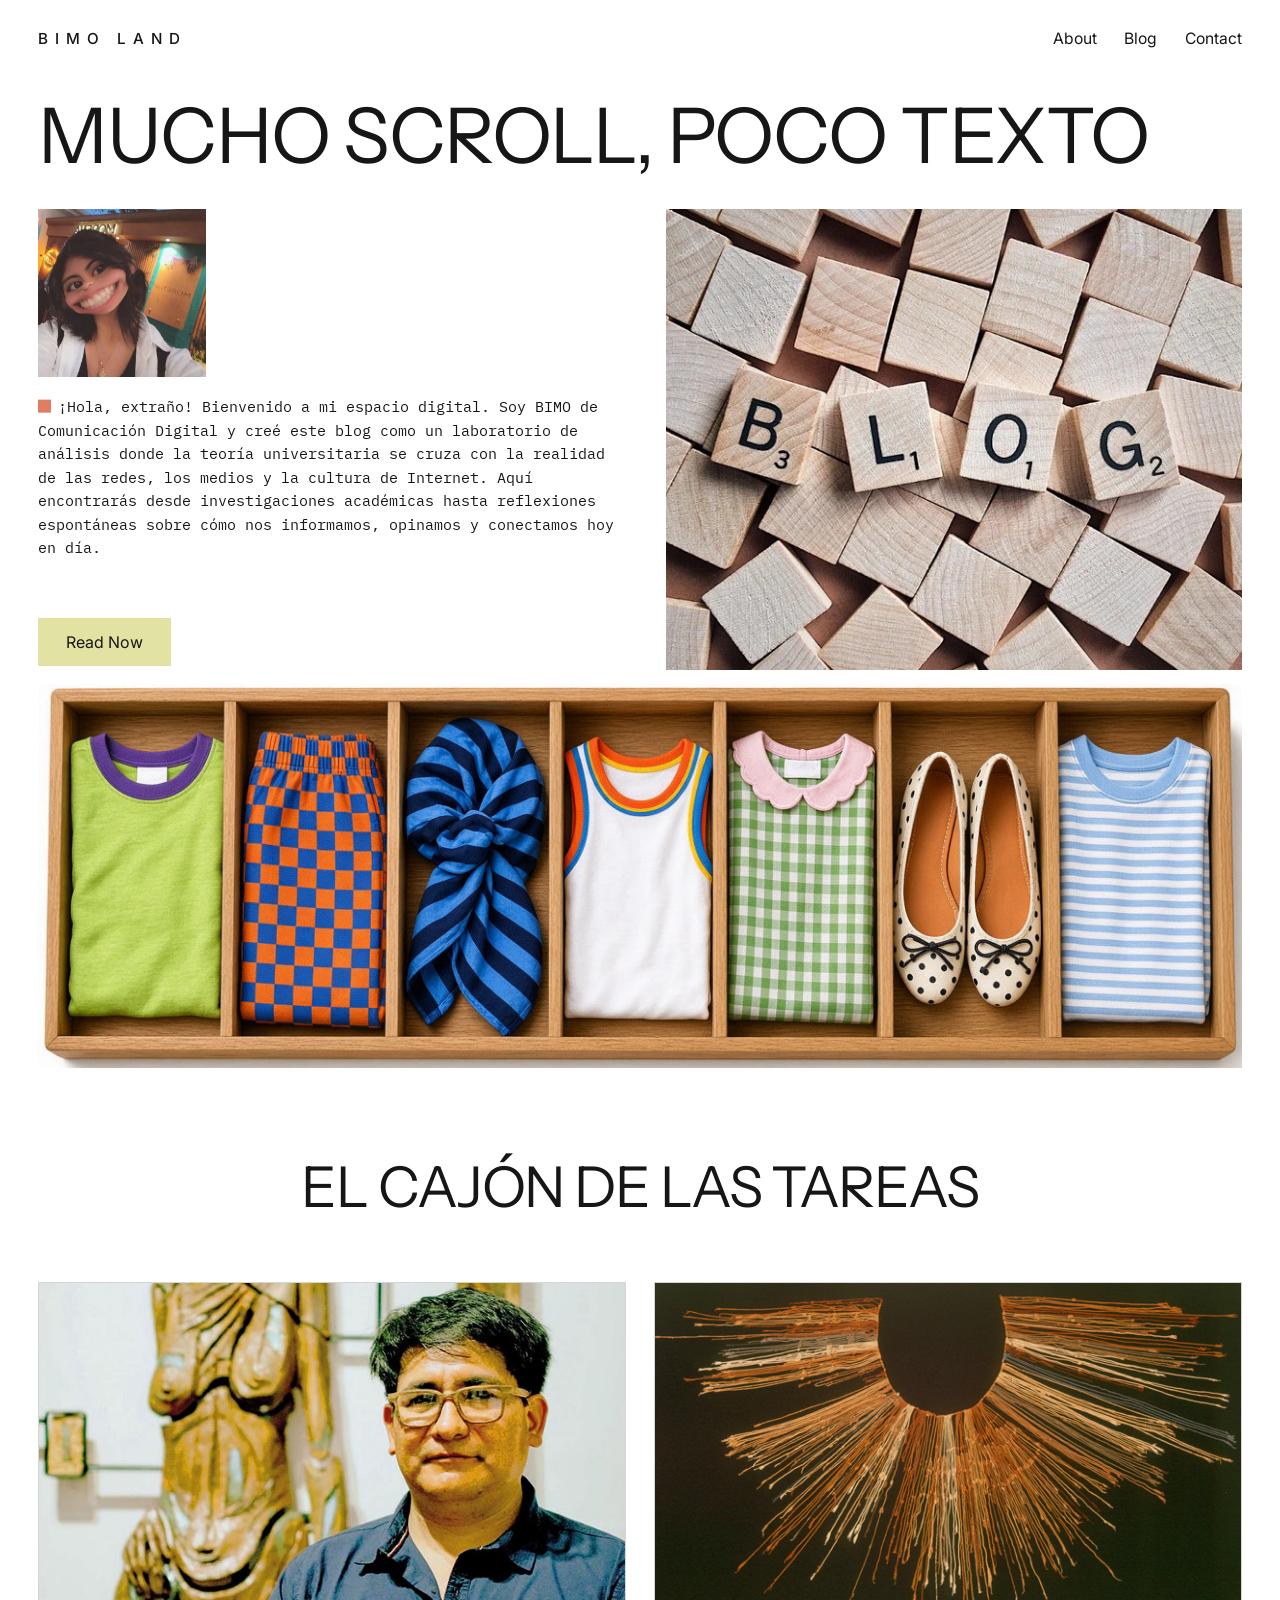
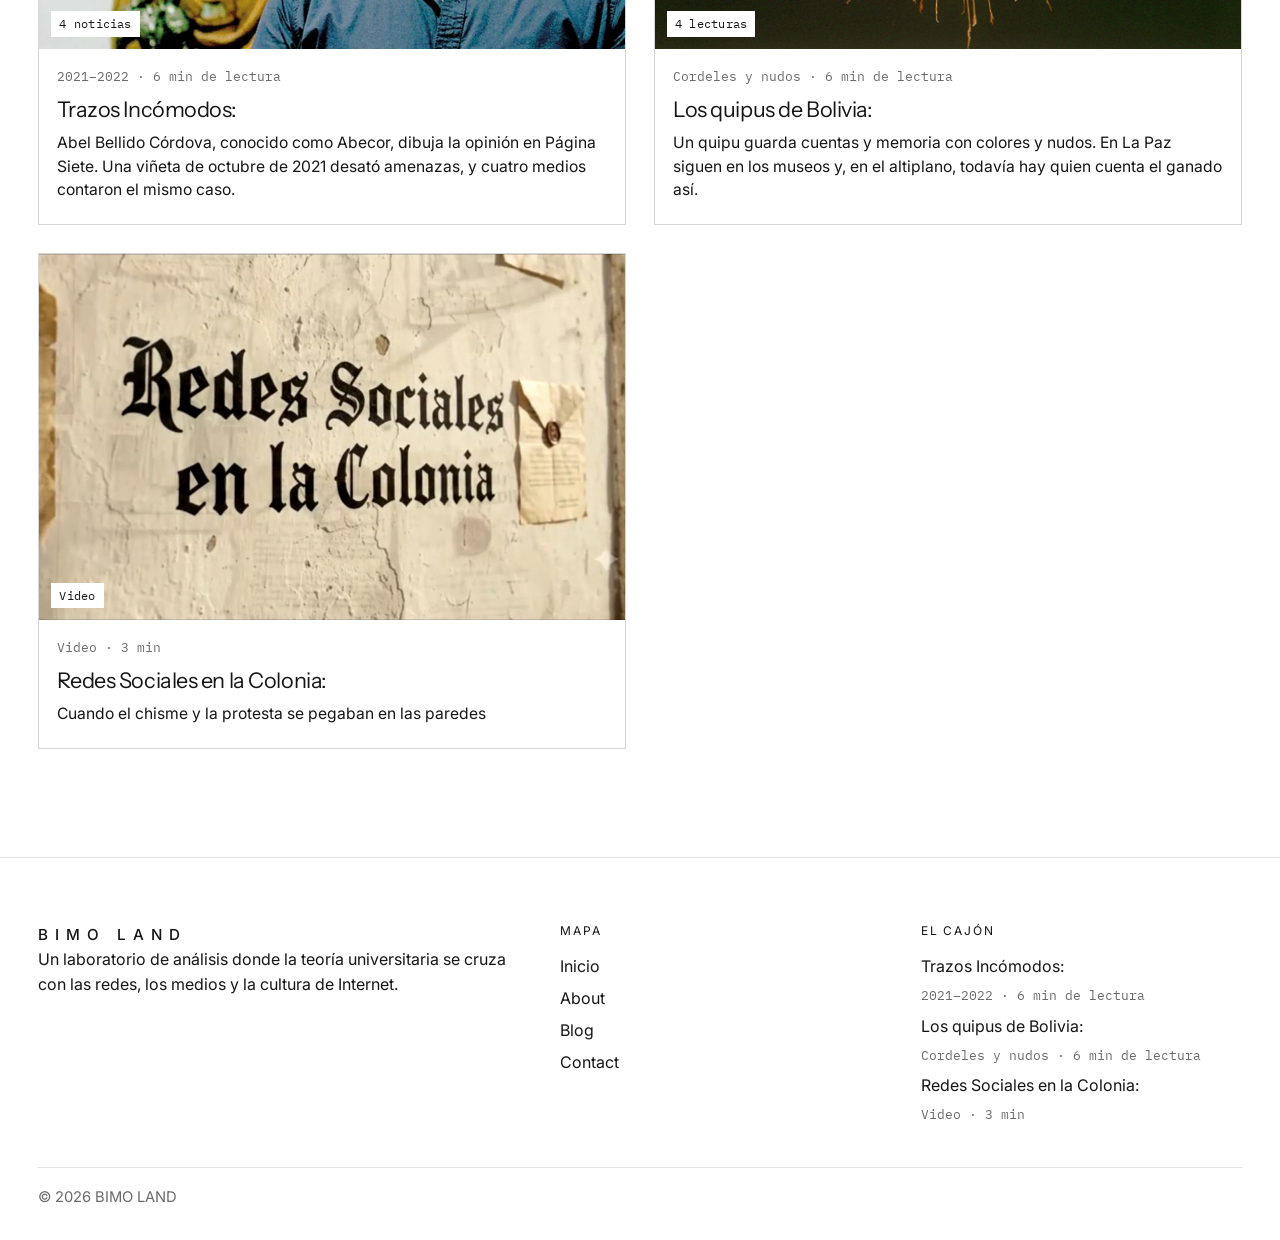
<file: index.html>
<!DOCTYPE html>
<html lang="es">
  <head>
    <meta charset="UTF-8">
    <meta name="viewport" content="width=device-width, initial-scale=1, viewport-fit=cover">
    <title>BIMO LAND</title>
    <meta name="description" content="Mucho scroll, poco texto. El blog de BIMO de Comunicación Digital.">
    <link rel="preconnect" href="https://fonts.googleapis.com">
    <link rel="preconnect" href="https://fonts.gstatic.com" crossorigin>
    <link href="https://fonts.googleapis.com/css2?family=IBM+Plex+Mono:wght@400;500&family=Instrument+Sans:wght@400;500&family=Inter:wght@400;500;600&display=swap" rel="stylesheet">
    <link rel="stylesheet" href="css/styles.css?v=6">
  </head>
  <body>
    <a class="skip" href="#contenido">Saltar al contenido</a>
    <header class="site-header">
      <div class="page header-bar">
        <a class="logo" href="index.html">BIMO LAND</a>
        <button class="nav-toggle" type="button" aria-expanded="false" aria-controls="site-nav">
          <span class="nav-toggle-box" aria-hidden="true"><span></span><span></span><span></span></span>
          <span class="sr-only">Menú</span>
        </button>
        <nav id="site-nav" class="site-nav" aria-label="Principal">
          <a href="about.html">About</a>
          <a href="blog.html">Blog</a>
          <a href="contact.html">Contact</a>
        </nav>
      </div>
    </header>

    <main id="contenido" class="page">
      <h1 class="hero-title">Mucho scroll, <span class="keep">poco texto</span></h1>

      <section class="intro" aria-label="Presentación">
        <div class="intro-copy">
          <img class="portrait" src="img/retrato-bimo.jpg" alt="Retrato de BIMO, sonriendo, con el cabello oscuro y una camisa blanca.">
          <p class="intro-text"><span class="mark" aria-hidden="true"></span>¡Hola, extraño! Bienvenido a mi espacio digital. Soy BIMO de Comunicación Digital y creé este blog como un laboratorio de análisis donde la teoría universitaria se cruza con la realidad de las redes, los medios y la cultura de Internet. Aquí encontrarás desde investigaciones académicas hasta reflexiones espontáneas sobre cómo nos informamos, opinamos y conectamos hoy en día.</p>
          <a class="read-now" href="about.html">Read Now</a>
        </div>
        <div class="intro-photo">
          <img src="img/blog-fichas.png" alt="Fichas de madera que forman la palabra BLOG.">
        </div>
      </section>

      <img class="drawer" src="img/cajon-ropa.jpg" alt="Cajón de madera dividido en compartimentos, con camisetas, pantalones y zapatos de colores.">

      <section class="tasks" id="cajon" aria-labelledby="cajon-titulo">
        <h2 id="cajon-titulo">El cajón de las tareas</h2>
        <div class="post-list">
          <article class="post-card">
            <a href="entrada.html">
              <div class="post-media">
                <img class="is-face" src="img/contexto/abecor-retrato.jpg" alt="Retrato de Abel Bellido Córdova, Abecor.">
                <span class="post-source">4 noticias</span>
              </div>
              <div class="post-body">
                <p class="meta">2021–2022 · 6 min de lectura</p>
                <h3>Trazos Incómodos:</h3>
                <p class="post-excerpt">Abel Bellido Córdova, conocido como Abecor, dibuja la opinión en Página Siete. Una viñeta de octubre de 2021 desató amenazas, y cuatro medios contaron el mismo caso.</p>
              </div>
            </a>
          </article>
          <article class="post-card">
            <a href="quipus.html">
              <div class="post-media">
                <img src="img/quipus/inca-quipu.jpg" alt="Quipu inca: de un cordón principal cuelgan decenas de cuerdas anudadas.">
                <span class="post-source">4 lecturas</span>
              </div>
              <div class="post-body">
                <p class="meta">Cordeles y nudos · 6 min de lectura</p>
                <h3>Los quipus de Bolivia:</h3>
                <p class="post-excerpt">Un quipu guarda cuentas y memoria con colores y nudos. En La Paz siguen en los museos y, en el altiplano, todavía hay quien cuenta el ganado así.</p>
              </div>
            </a>
          </article>
          <article class="post-card">
            <a href="colonia.html">
              <div class="post-media">
                <img src="video/colonia-poster.jpg?v=2" alt="El título Redes Sociales en la Colonia, escrito en una pared blanca.">
                <span class="post-source">Video</span>
              </div>
              <div class="post-body">
                <p class="meta">Video · 3 min</p>
                <h3>Redes Sociales en la Colonia:</h3>
                <p class="post-excerpt">Cuando el chisme y la protesta se pegaban en las paredes</p>
              </div>
            </a>
          </article>
        </div>
      </section>
    </main>

    <footer class="site-footer">
      <div class="page">
        <div class="footer-grid">
          <div>
            <a class="logo footer-brand" href="index.html">BIMO LAND</a>
            <p class="footer-text">Un laboratorio de análisis donde la teoría universitaria se cruza con las redes, los medios y la cultura de Internet.</p>
          </div>
          <div>
            <p class="footer-label">Mapa</p>
            <nav class="footer-links" aria-label="Pie de página">
              <a href="index.html">Inicio</a>
              <a href="about.html">About</a>
              <a href="blog.html">Blog</a>
              <a href="contact.html">Contact</a>
            </nav>
          </div>
          <div>
            <p class="footer-label">El cajón</p>
            <div class="footer-links">
              <a href="entrada.html">Trazos Incómodos:</a>
              <p class="meta">2021–2022 · 6 min de lectura</p>
              <a href="quipus.html">Los quipus de Bolivia:</a>
              <p class="meta">Cordeles y nudos · 6 min de lectura</p>
              <a href="colonia.html">Redes Sociales en la Colonia:</a>
              <p class="meta">Video · 3 min</p>
            </div>
          </div>
        </div>
        <p class="legal">© 2026 BIMO LAND</p>
      </div>
    </footer>
    <script src="js/main.js?v=3"></script>
  </body>
</html>
</file>
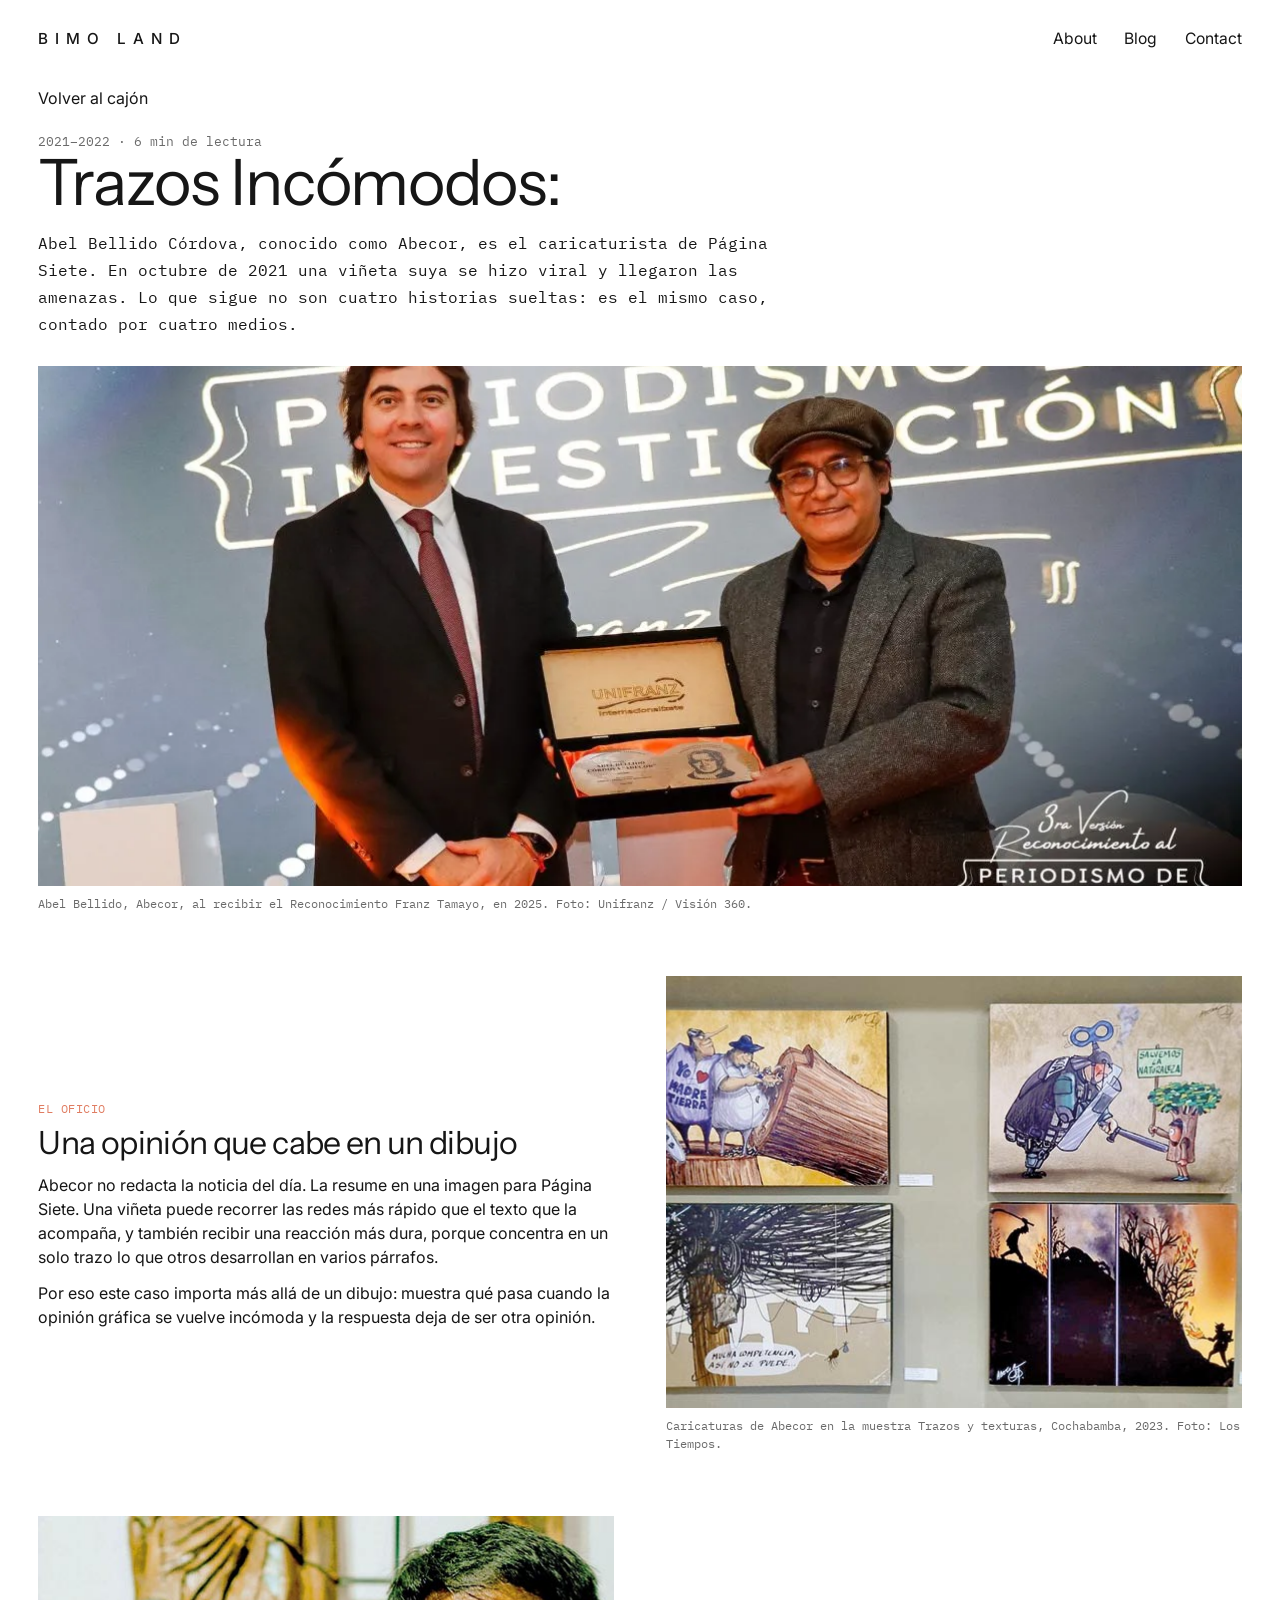
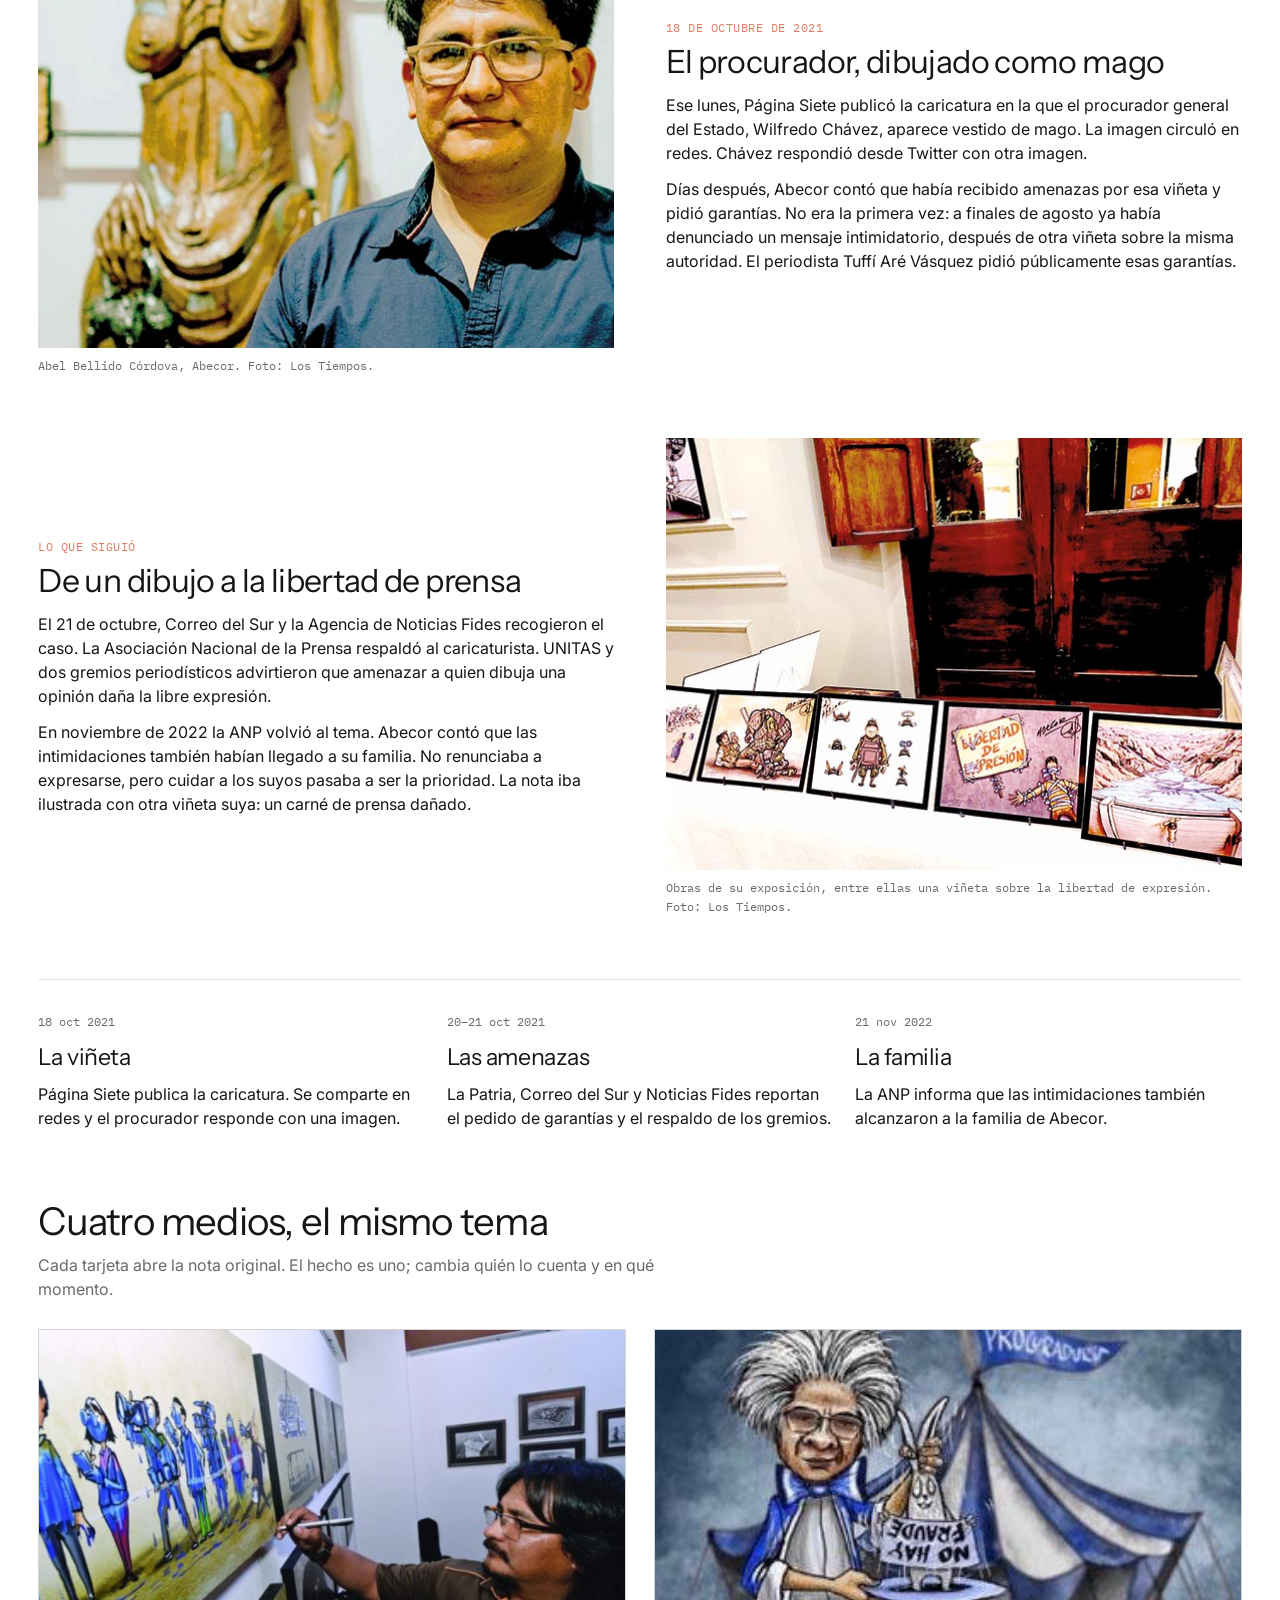
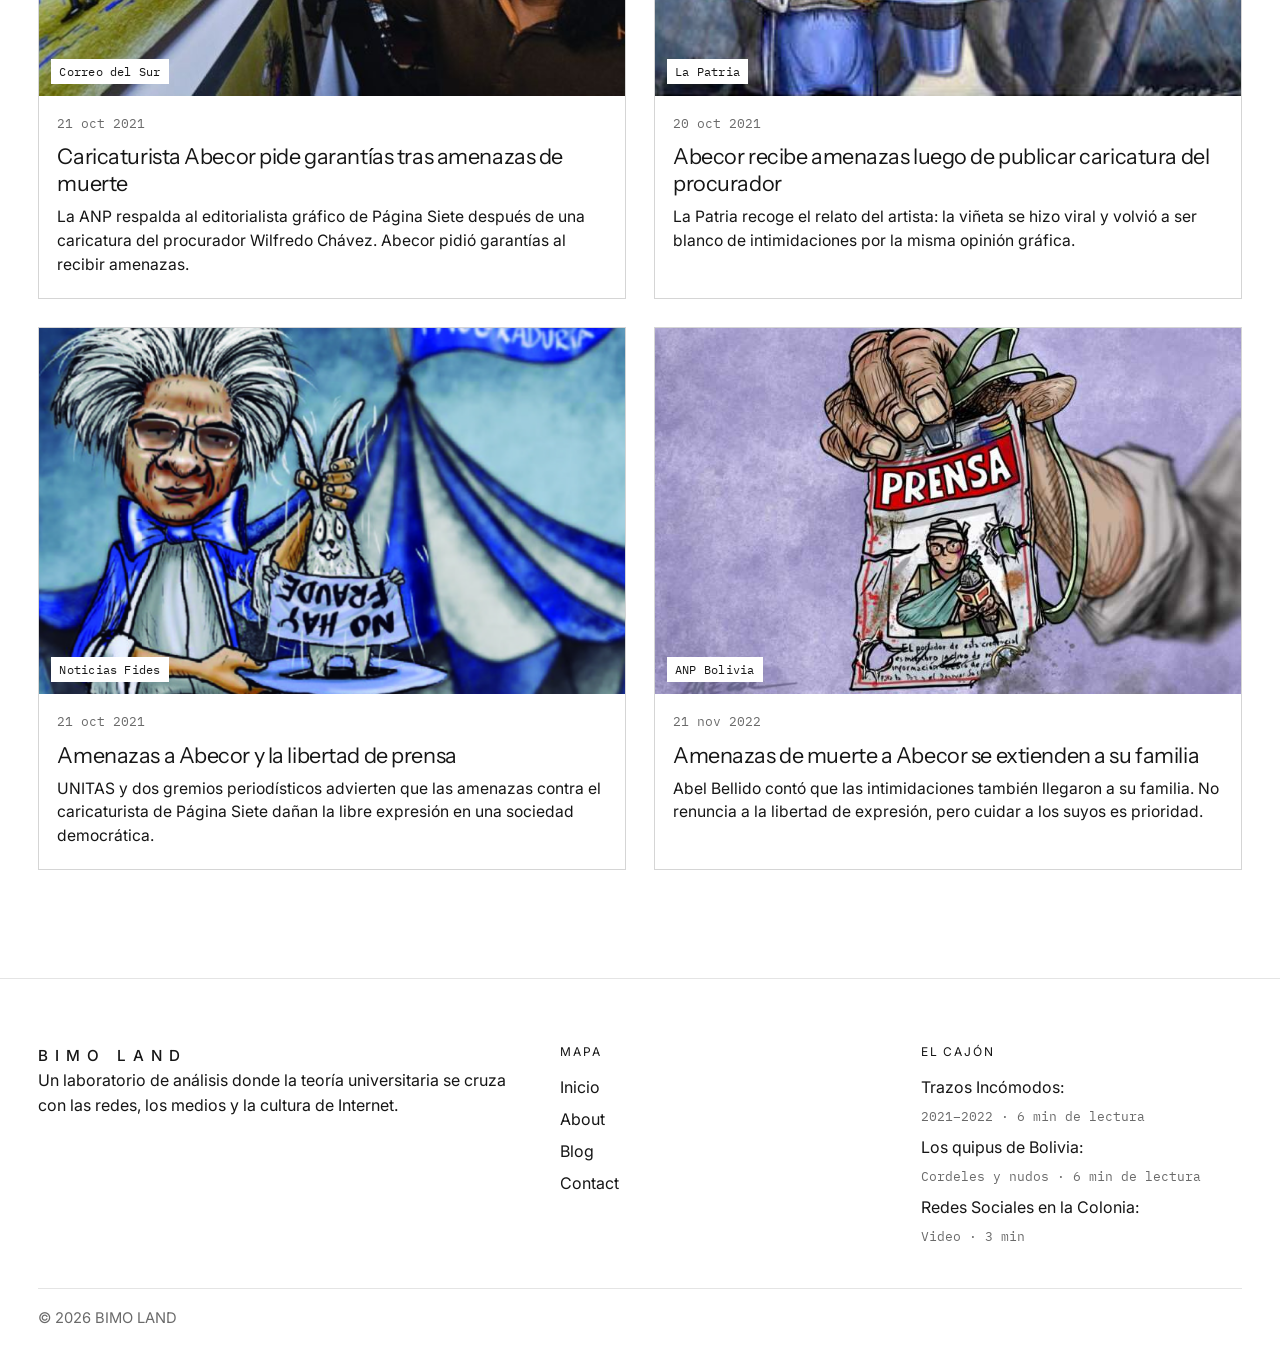
<file: abecor.html>
<!DOCTYPE html>
<html lang="es">
  <head>
    <meta charset="UTF-8">
    <meta http-equiv="refresh" content="0; url=entrada.html">
    <link rel="canonical" href="entrada.html">
    <title>Trazos Incómodos — BIMO LAND</title>
    <script>location.replace("entrada.html");</script>
  </head>
  <body>
    <p><a href="entrada.html">Trazos Incómodos</a></p>
  </body>
</html>
</file>
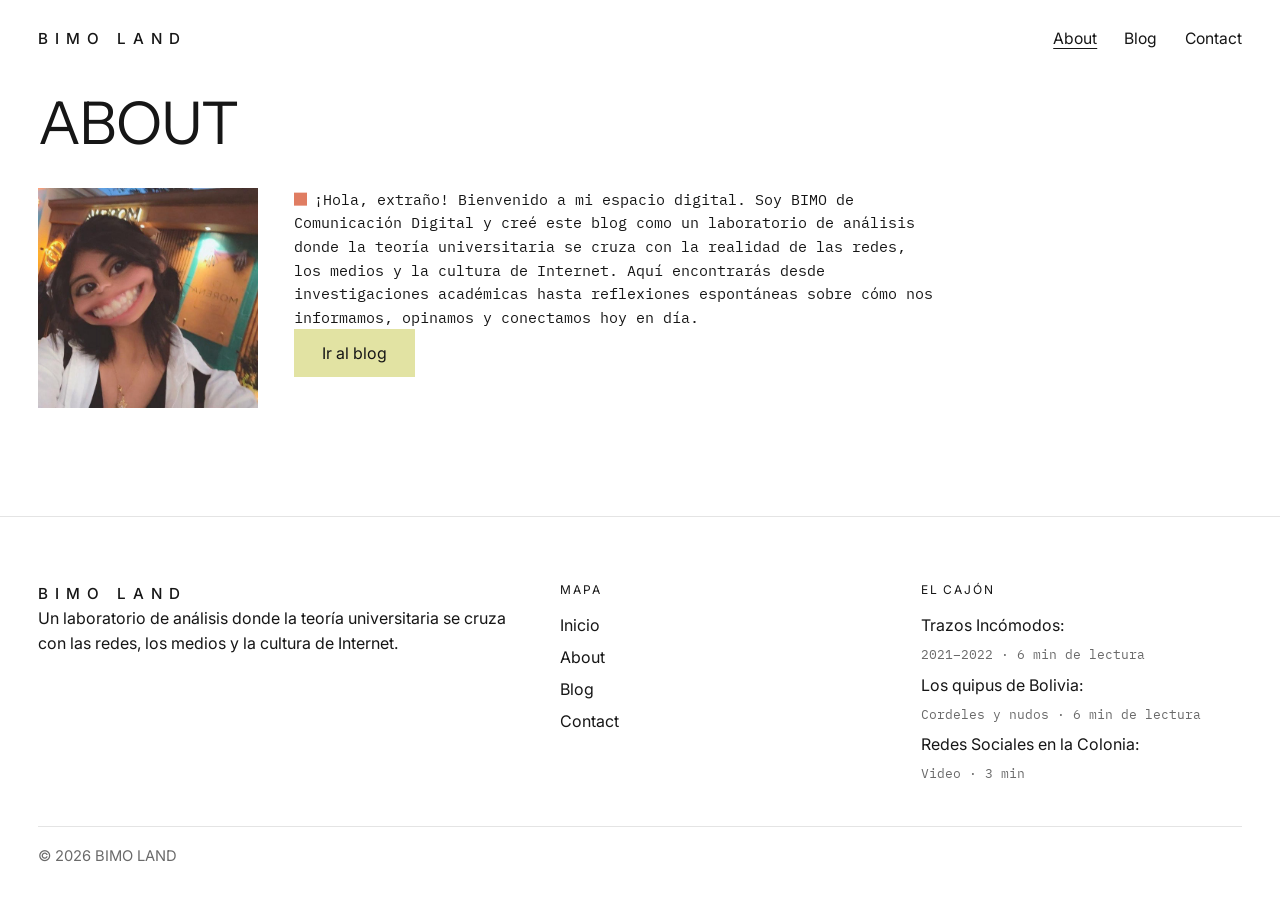
<file: about.html>
<!DOCTYPE html>
<html lang="es">
  <head>
    <meta charset="UTF-8">
    <meta name="viewport" content="width=device-width, initial-scale=1, viewport-fit=cover">
    <title>About — BIMO LAND</title>
    <link rel="preconnect" href="https://fonts.googleapis.com">
    <link rel="preconnect" href="https://fonts.gstatic.com" crossorigin>
    <link href="https://fonts.googleapis.com/css2?family=IBM+Plex+Mono:wght@400;500&family=Instrument+Sans:wght@400;500&family=Inter:wght@400;500;600&display=swap" rel="stylesheet">
    <link rel="stylesheet" href="css/styles.css?v=4">
  </head>
  <body>
    <a class="skip" href="#contenido">Saltar al contenido</a>
    <header class="site-header">
      <div class="page header-bar">
        <a class="logo" href="index.html">BIMO LAND</a>
        <button class="nav-toggle" type="button" aria-expanded="false" aria-controls="site-nav">
          <span class="nav-toggle-box" aria-hidden="true"><span></span><span></span><span></span></span>
          <span class="sr-only">Menú</span>
        </button>
        <nav id="site-nav" class="site-nav" aria-label="Principal">
          <a href="about.html" aria-current="page">About</a>
          <a href="blog.html">Blog</a>
          <a href="contact.html">Contact</a>
        </nav>
      </div>
    </header>

    <main id="contenido" class="page">
      <h1 class="page-title">About</h1>
      <div class="about-grid">
        <img class="portrait" src="img/retrato-bimo.jpg" alt="Retrato de BIMO, sonriendo, con el cabello oscuro y una camisa blanca.">
        <div>
          <p class="lede"><span class="mark" aria-hidden="true"></span>¡Hola, extraño! Bienvenido a mi espacio digital. Soy BIMO de Comunicación Digital y creé este blog como un laboratorio de análisis donde la teoría universitaria se cruza con la realidad de las redes, los medios y la cultura de Internet. Aquí encontrarás desde investigaciones académicas hasta reflexiones espontáneas sobre cómo nos informamos, opinamos y conectamos hoy en día.</p>
          <a class="read-now" href="blog.html">Ir al blog</a>
        </div>
      </div>
    </main>

    <footer class="site-footer">
      <div class="page">
        <div class="footer-grid">
          <div>
            <a class="logo footer-brand" href="index.html">BIMO LAND</a>
            <p class="footer-text">Un laboratorio de análisis donde la teoría universitaria se cruza con las redes, los medios y la cultura de Internet.</p>
          </div>
          <div>
            <p class="footer-label">Mapa</p>
            <nav class="footer-links" aria-label="Pie de página">
              <a href="index.html">Inicio</a>
              <a href="about.html" aria-current="page">About</a>
              <a href="blog.html">Blog</a>
              <a href="contact.html">Contact</a>
            </nav>
          </div>
          <div>
            <p class="footer-label">El cajón</p>
            <div class="footer-links">
              <a href="entrada.html">Trazos Incómodos:</a>
              <p class="meta">2021–2022 · 6 min de lectura</p>
              <a href="quipus.html">Los quipus de Bolivia:</a>
              <p class="meta">Cordeles y nudos · 6 min de lectura</p>
              <a href="colonia.html">Redes Sociales en la Colonia:</a>
              <p class="meta">Video · 3 min</p>
            </div>
          </div>
        </div>
        <p class="legal">© 2026 BIMO LAND</p>
      </div>
    </footer>
    <script src="js/main.js?v=3"></script>
  </body>
</html>
</file>
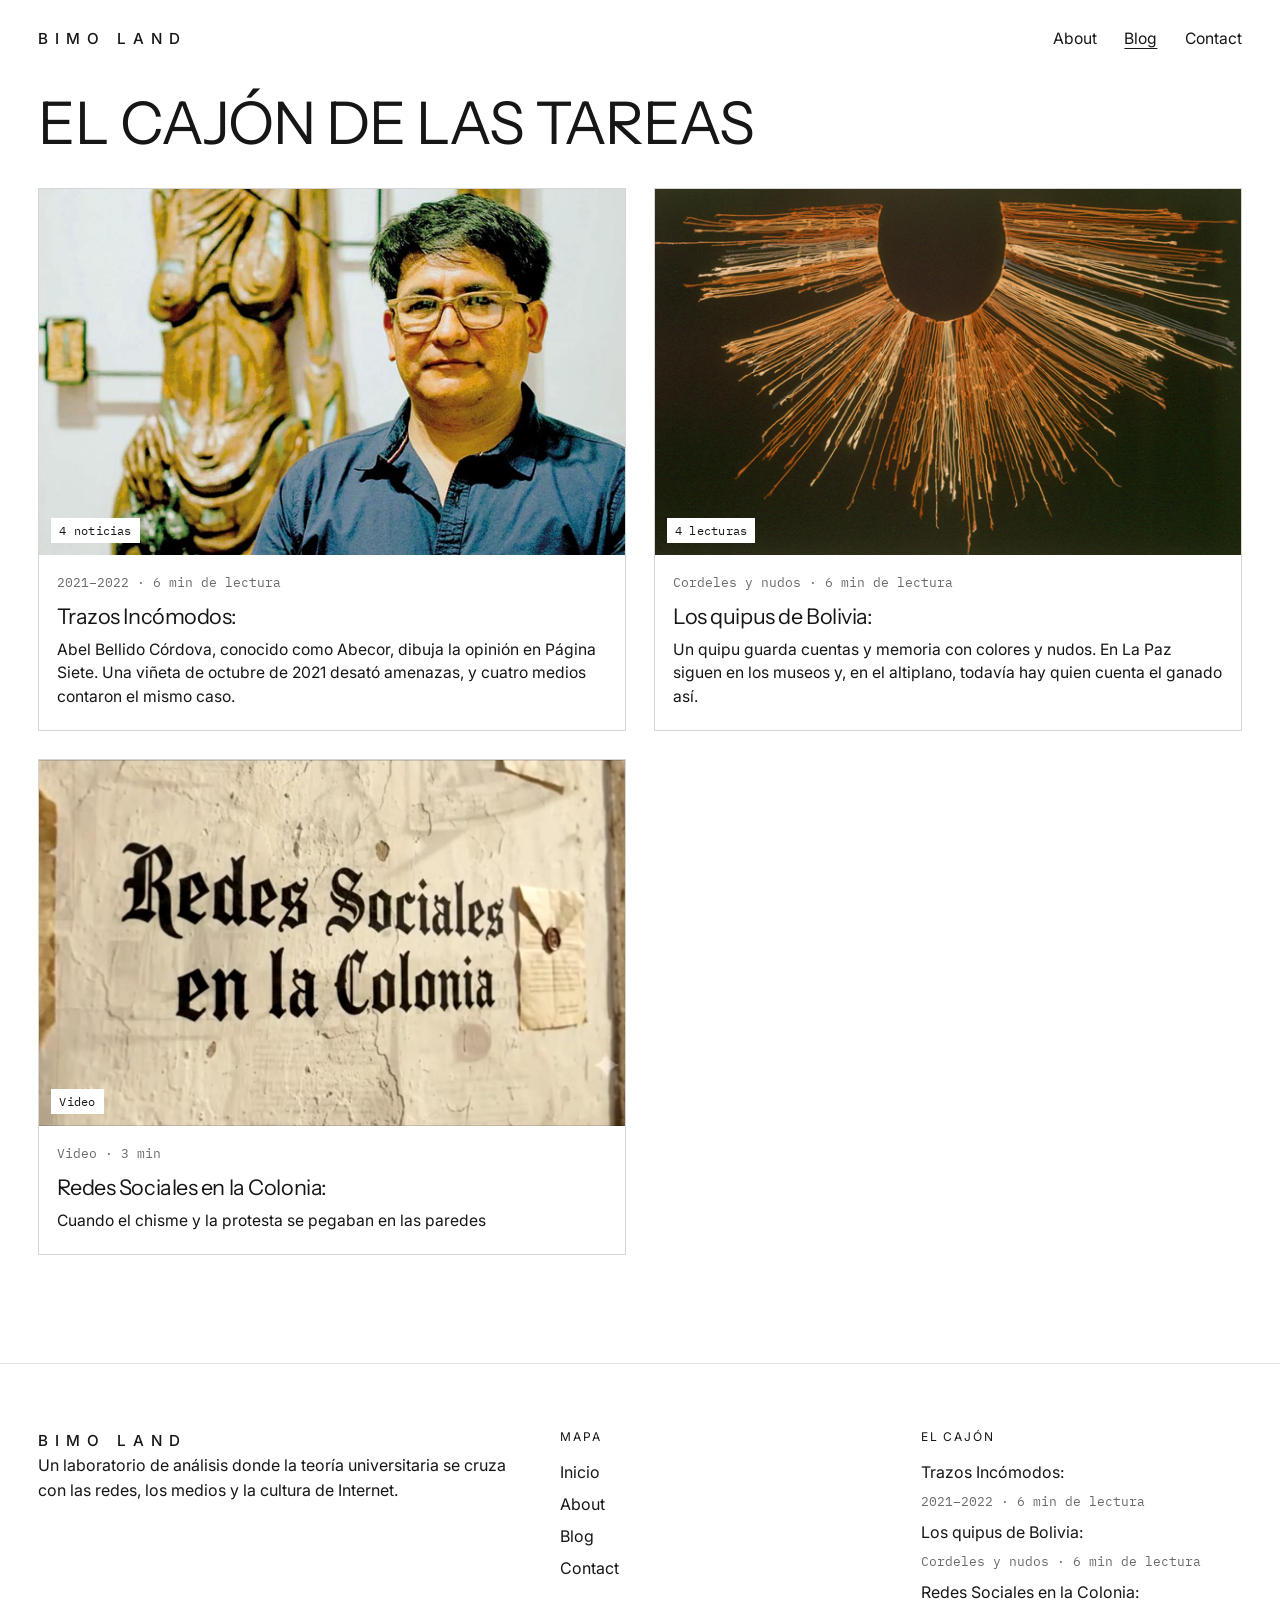
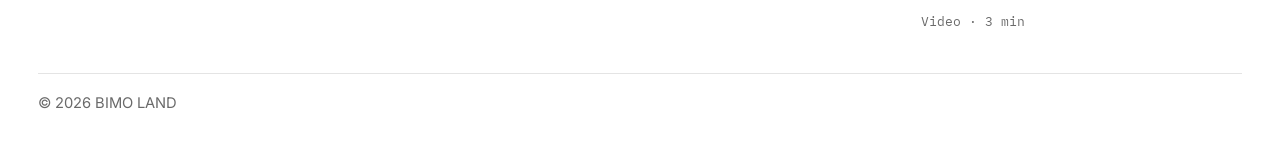
<file: blog.html>
<!DOCTYPE html>
<html lang="es">
  <head>
    <meta charset="UTF-8">
    <meta name="viewport" content="width=device-width, initial-scale=1, viewport-fit=cover">
    <title>Blog — BIMO LAND</title>
    <link rel="preconnect" href="https://fonts.googleapis.com">
    <link rel="preconnect" href="https://fonts.gstatic.com" crossorigin>
    <link href="https://fonts.googleapis.com/css2?family=IBM+Plex+Mono:wght@400;500&family=Instrument+Sans:wght@400;500&family=Inter:wght@400;500;600&display=swap" rel="stylesheet">
    <link rel="stylesheet" href="css/styles.css?v=6">
  </head>
  <body>
    <a class="skip" href="#contenido">Saltar al contenido</a>
    <header class="site-header">
      <div class="page header-bar">
        <a class="logo" href="index.html">BIMO LAND</a>
        <button class="nav-toggle" type="button" aria-expanded="false" aria-controls="site-nav">
          <span class="nav-toggle-box" aria-hidden="true"><span></span><span></span><span></span></span>
          <span class="sr-only">Menú</span>
        </button>
        <nav id="site-nav" class="site-nav" aria-label="Principal">
          <a href="about.html">About</a>
          <a href="blog.html" aria-current="page">Blog</a>
          <a href="contact.html">Contact</a>
        </nav>
      </div>
    </header>

    <main id="contenido" class="page">
      <h1 class="page-title">El cajón de las tareas</h1>
      <div class="post-list">
        <article class="post-card">
          <a href="entrada.html">
            <div class="post-media">
              <img class="is-face" src="img/contexto/abecor-retrato.jpg" alt="Retrato de Abel Bellido Córdova, Abecor.">
              <span class="post-source">4 noticias</span>
            </div>
            <div class="post-body">
              <p class="meta">2021–2022 · 6 min de lectura</p>
              <h3>Trazos Incómodos:</h3>
              <p class="post-excerpt">Abel Bellido Córdova, conocido como Abecor, dibuja la opinión en Página Siete. Una viñeta de octubre de 2021 desató amenazas, y cuatro medios contaron el mismo caso.</p>
            </div>
          </a>
        </article>
        <article class="post-card">
          <a href="quipus.html">
            <div class="post-media">
              <img src="img/quipus/inca-quipu.jpg" alt="Quipu inca: de un cordón principal cuelgan decenas de cuerdas anudadas.">
              <span class="post-source">4 lecturas</span>
            </div>
            <div class="post-body">
              <p class="meta">Cordeles y nudos · 6 min de lectura</p>
              <h3>Los quipus de Bolivia:</h3>
              <p class="post-excerpt">Un quipu guarda cuentas y memoria con colores y nudos. En La Paz siguen en los museos y, en el altiplano, todavía hay quien cuenta el ganado así.</p>
            </div>
            </a>
          </article>
        <article class="post-card">
          <a href="colonia.html">
            <div class="post-media">
              <img src="video/colonia-poster.jpg?v=2" alt="El título Redes Sociales en la Colonia, escrito en una pared blanca.">
              <span class="post-source">Video</span>
            </div>
            <div class="post-body">
              <p class="meta">Video · 3 min</p>
              <h3>Redes Sociales en la Colonia:</h3>
              <p class="post-excerpt">Cuando el chisme y la protesta se pegaban en las paredes</p>
            </div>
          </a>
        </article>
      </div>
    </main>

    <footer class="site-footer">
      <div class="page">
        <div class="footer-grid">
          <div>
            <a class="logo footer-brand" href="index.html">BIMO LAND</a>
            <p class="footer-text">Un laboratorio de análisis donde la teoría universitaria se cruza con las redes, los medios y la cultura de Internet.</p>
          </div>
          <div>
            <p class="footer-label">Mapa</p>
            <nav class="footer-links" aria-label="Pie de página">
              <a href="index.html">Inicio</a>
              <a href="about.html">About</a>
              <a href="blog.html" aria-current="page">Blog</a>
              <a href="contact.html">Contact</a>
            </nav>
          </div>
          <div>
            <p class="footer-label">El cajón</p>
            <div class="footer-links">
              <a href="entrada.html">Trazos Incómodos:</a>
              <p class="meta">2021–2022 · 6 min de lectura</p>
              <a href="quipus.html">Los quipus de Bolivia:</a>
              <p class="meta">Cordeles y nudos · 6 min de lectura</p>
              <a href="colonia.html">Redes Sociales en la Colonia:</a>
              <p class="meta">Video · 3 min</p>
            </div>
          </div>
        </div>
        <p class="legal">© 2026 BIMO LAND</p>
      </div>
    </footer>
    <script src="js/main.js?v=3"></script>
  </body>
</html>
</file>
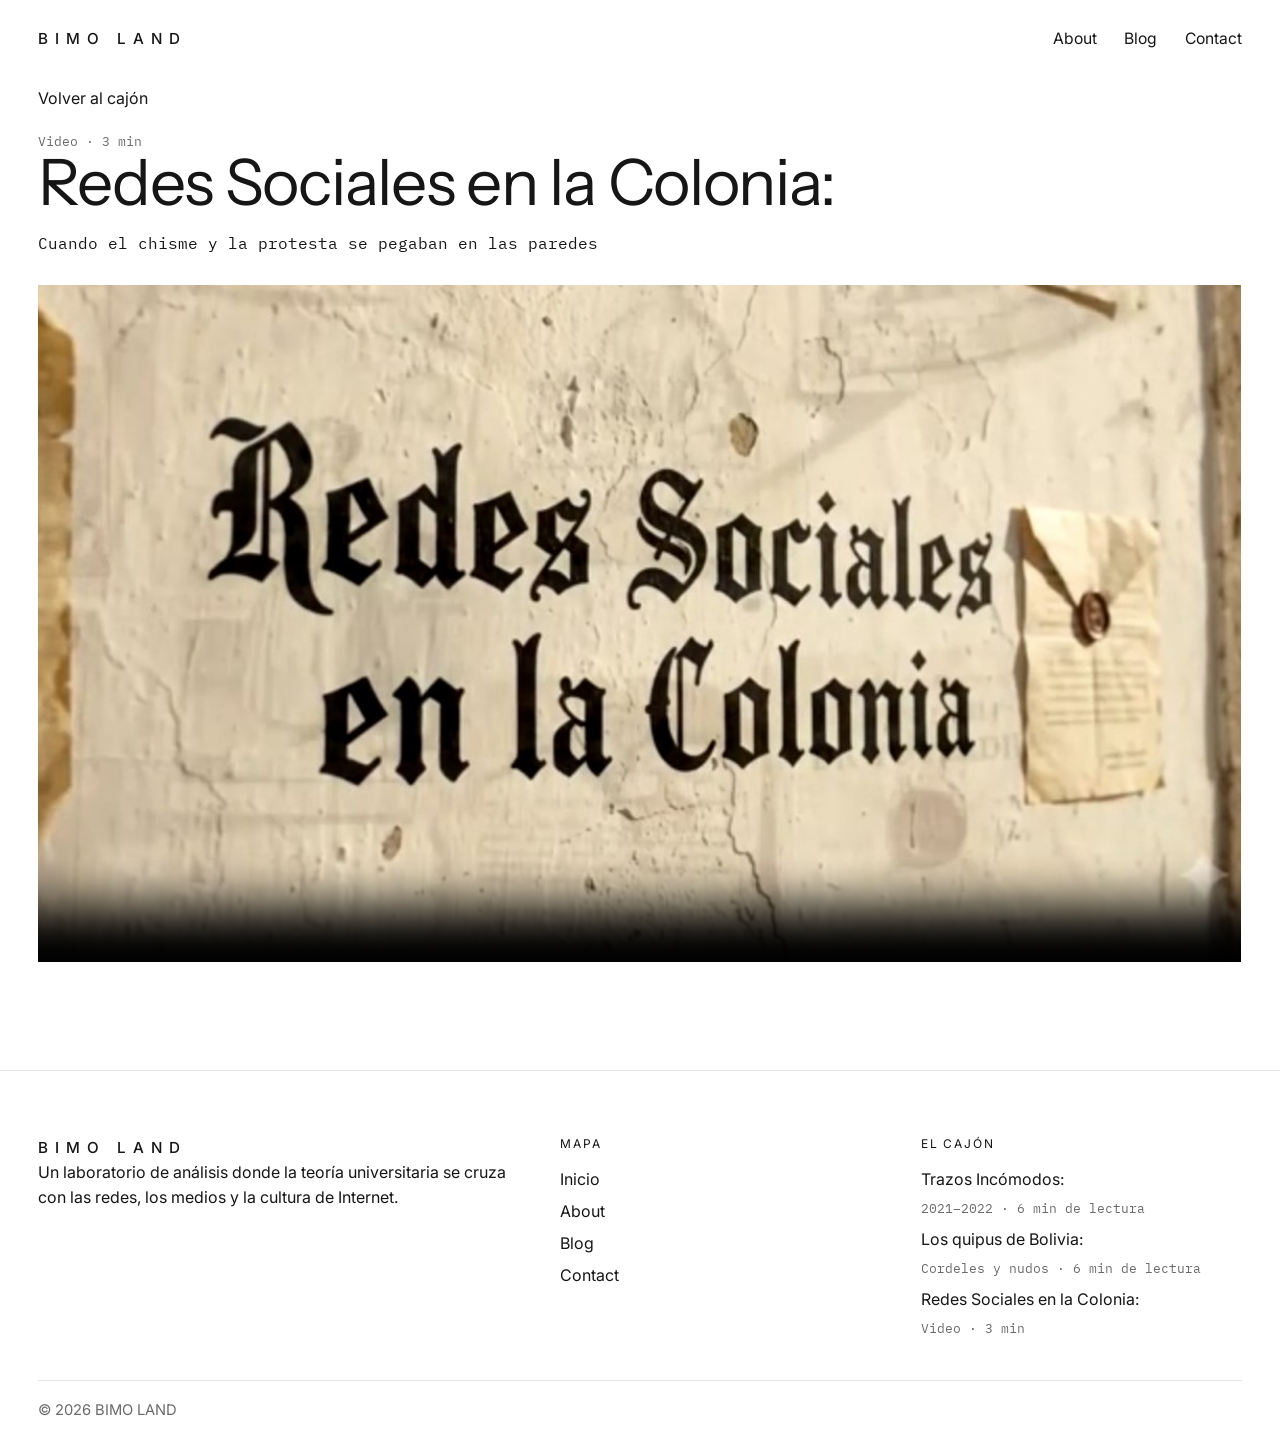
<file: colonia.html>
<!DOCTYPE html>
<html lang="es">
  <head>
    <meta charset="UTF-8">
    <meta name="viewport" content="width=device-width, initial-scale=1, viewport-fit=cover">
    <title>Redes Sociales en la Colonia — BIMO LAND</title>
    <link rel="preconnect" href="https://fonts.googleapis.com">
    <link rel="preconnect" href="https://fonts.gstatic.com" crossorigin>
    <link href="https://fonts.googleapis.com/css2?family=IBM+Plex+Mono:wght@400;500&family=Instrument+Sans:wght@400;500&family=Inter:wght@400;500;600&display=swap" rel="stylesheet">
    <link rel="stylesheet" href="css/styles.css?v=8">
  </head>
  <body>
    <a class="skip" href="#contenido">Saltar al contenido</a>
    <header class="site-header">
      <div class="page header-bar">
        <a class="logo" href="index.html">BIMO LAND</a>
        <button class="nav-toggle" type="button" aria-expanded="false" aria-controls="site-nav">
          <span class="nav-toggle-box" aria-hidden="true"><span></span><span></span><span></span></span>
          <span class="sr-only">Menú</span>
        </button>
        <nav id="site-nav" class="site-nav" aria-label="Principal">
          <a href="about.html">About</a>
          <a href="blog.html">Blog</a>
          <a href="contact.html">Contact</a>
        </nav>
      </div>
    </header>

    <main id="contenido" class="page story">
      <p><a class="back-link" href="index.html#cajon">Volver al cajón</a></p>
      <p class="meta">Video · 3 min</p>
      <h1>Redes Sociales en la Colonia:</h1>
      <p class="story-lede">Cuando el chisme y la protesta se pegaban en las paredes</p>

      <figure class="story-video">
        <video controls playsinline preload="metadata" poster="video/colonia-poster.jpg?v=2">
          <source src="video/cajon.mp4" type="video/mp4">
        </video>
      </figure>
    </main>

    <footer class="site-footer">
      <div class="page">
        <div class="footer-grid">
          <div>
            <a class="logo footer-brand" href="index.html">BIMO LAND</a>
            <p class="footer-text">Un laboratorio de análisis donde la teoría universitaria se cruza con las redes, los medios y la cultura de Internet.</p>
          </div>
          <div>
            <p class="footer-label">Mapa</p>
            <nav class="footer-links" aria-label="Pie de página">
              <a href="index.html">Inicio</a>
              <a href="about.html">About</a>
              <a href="blog.html">Blog</a>
              <a href="contact.html">Contact</a>
            </nav>
          </div>
          <div>
            <p class="footer-label">El cajón</p>
            <div class="footer-links">
              <a href="entrada.html">Trazos Incómodos:</a>
              <p class="meta">2021–2022 · 6 min de lectura</p>
              <a href="quipus.html">Los quipus de Bolivia:</a>
              <p class="meta">Cordeles y nudos · 6 min de lectura</p>
              <a href="colonia.html">Redes Sociales en la Colonia:</a>
              <p class="meta">Video · 3 min</p>
            </div>
          </div>
        </div>
        <p class="legal">© 2026 BIMO LAND</p>
      </div>
    </footer>
    <script src="js/main.js?v=3"></script>
  </body>
</html>
</file>
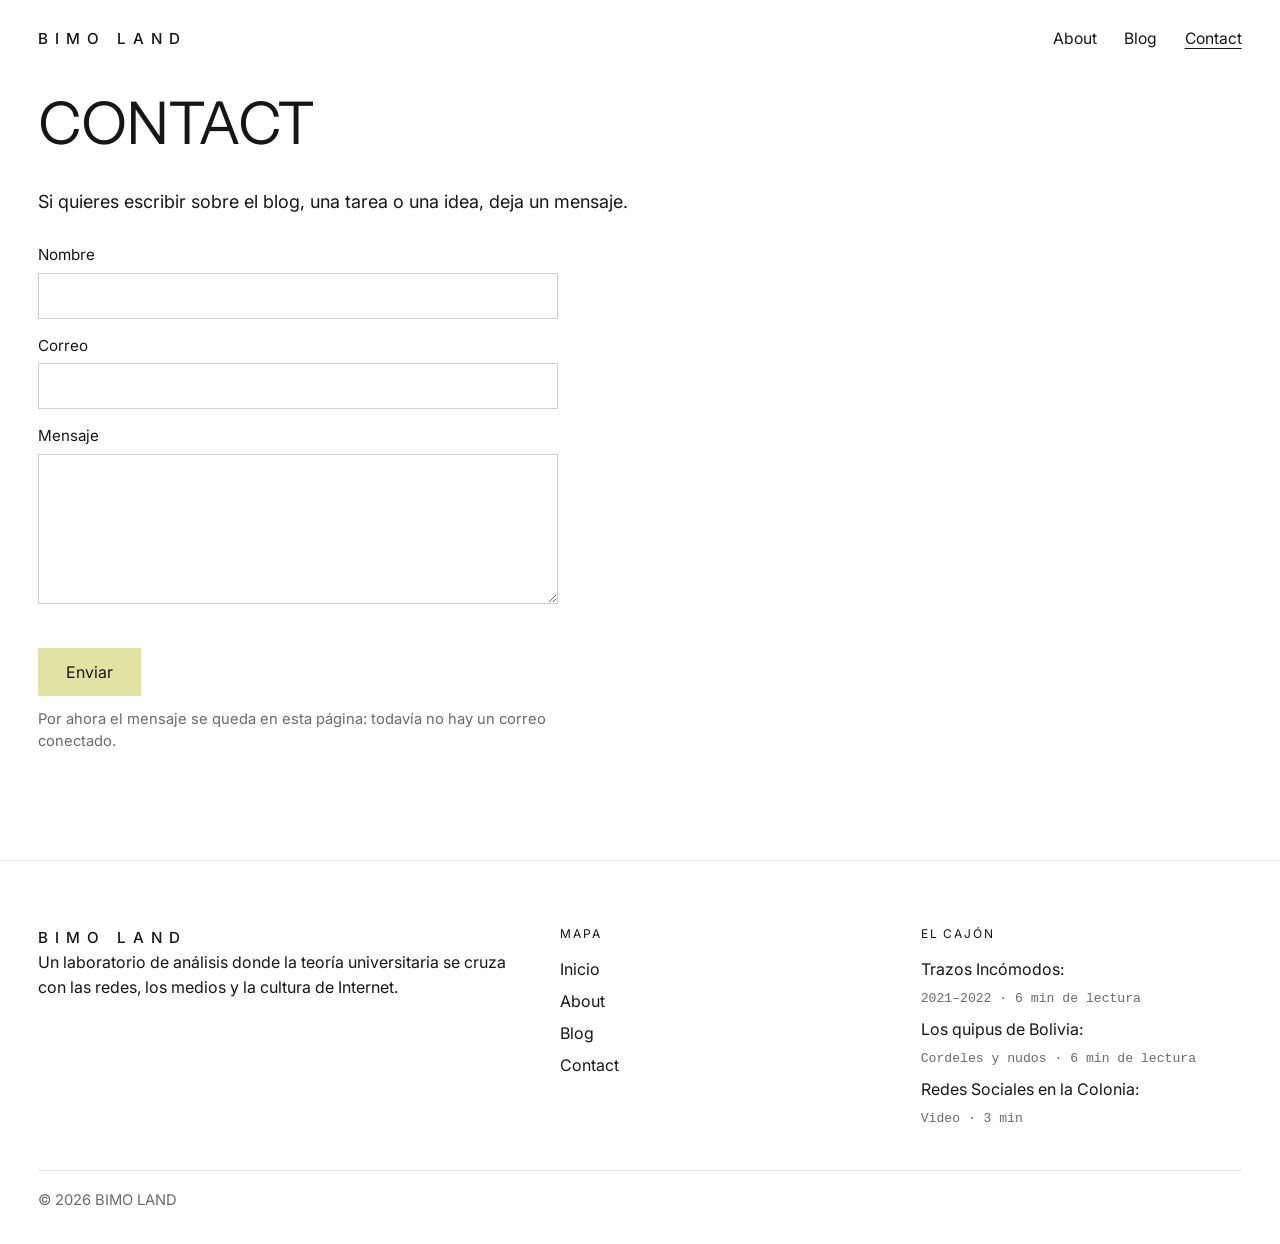
<file: contact.html>
<!DOCTYPE html>
<html lang="es">
  <head>
    <meta charset="UTF-8">
    <meta name="viewport" content="width=device-width, initial-scale=1, viewport-fit=cover">
    <title>Contact — BIMO LAND</title>
    <link rel="preconnect" href="https://fonts.googleapis.com">
    <link rel="preconnect" href="https://fonts.gstatic.com" crossorigin>
    <link href="https://fonts.googleapis.com/css2?family=Instrument+Sans:wght@400;500&family=Inter:wght@400;500;600&display=swap" rel="stylesheet">
    <link rel="stylesheet" href="css/styles.css?v=4">
  </head>
  <body>
    <a class="skip" href="#contenido">Saltar al contenido</a>
    <header class="site-header">
      <div class="page header-bar">
        <a class="logo" href="index.html">BIMO LAND</a>
        <button class="nav-toggle" type="button" aria-expanded="false" aria-controls="site-nav">
          <span class="nav-toggle-box" aria-hidden="true"><span></span><span></span><span></span></span>
          <span class="sr-only">Menú</span>
        </button>
        <nav id="site-nav" class="site-nav" aria-label="Principal">
          <a href="about.html">About</a>
          <a href="blog.html">Blog</a>
          <a href="contact.html" aria-current="page">Contact</a>
        </nav>
      </div>
    </header>

    <main id="contenido" class="page">
      <h1 class="page-title">Contact</h1>
      <p class="lede">Si quieres escribir sobre el blog, una tarea o una idea, deja un mensaje.</p>
      <form class="contact-form">
        <label class="field">
          <span>Nombre</span>
          <input type="text" name="nombre" required autocomplete="name">
        </label>
        <label class="field">
          <span>Correo</span>
          <input type="email" name="correo" required autocomplete="email">
        </label>
        <label class="field">
          <span>Mensaje</span>
          <textarea name="mensaje" required></textarea>
        </label>
        <button class="button" type="submit">Enviar</button>
        <p class="form-note">Por ahora el mensaje se queda en esta página: todavía no hay un correo conectado.</p>
      </form>
      <p class="form-thanks" hidden>Gracias por escribir. El mensaje quedó en esta página y no se envió a ningún correo.</p>
    </main>

    <footer class="site-footer">
      <div class="page">
        <div class="footer-grid">
          <div>
            <a class="logo footer-brand" href="index.html">BIMO LAND</a>
            <p class="footer-text">Un laboratorio de análisis donde la teoría universitaria se cruza con las redes, los medios y la cultura de Internet.</p>
          </div>
          <div>
            <p class="footer-label">Mapa</p>
            <nav class="footer-links" aria-label="Pie de página">
              <a href="index.html">Inicio</a>
              <a href="about.html">About</a>
              <a href="blog.html">Blog</a>
              <a href="contact.html" aria-current="page">Contact</a>
            </nav>
          </div>
          <div>
            <p class="footer-label">El cajón</p>
            <div class="footer-links">
              <a href="entrada.html">Trazos Incómodos:</a>
              <p class="meta">2021–2022 · 6 min de lectura</p>
              <a href="quipus.html">Los quipus de Bolivia:</a>
              <p class="meta">Cordeles y nudos · 6 min de lectura</p>
              <a href="colonia.html">Redes Sociales en la Colonia:</a>
              <p class="meta">Video · 3 min</p>
            </div>
          </div>
        </div>
        <p class="legal">© 2026 BIMO LAND</p>
      </div>
    </footer>
    <script src="js/main.js?v=3"></script>
  </body>
</html>
</file>
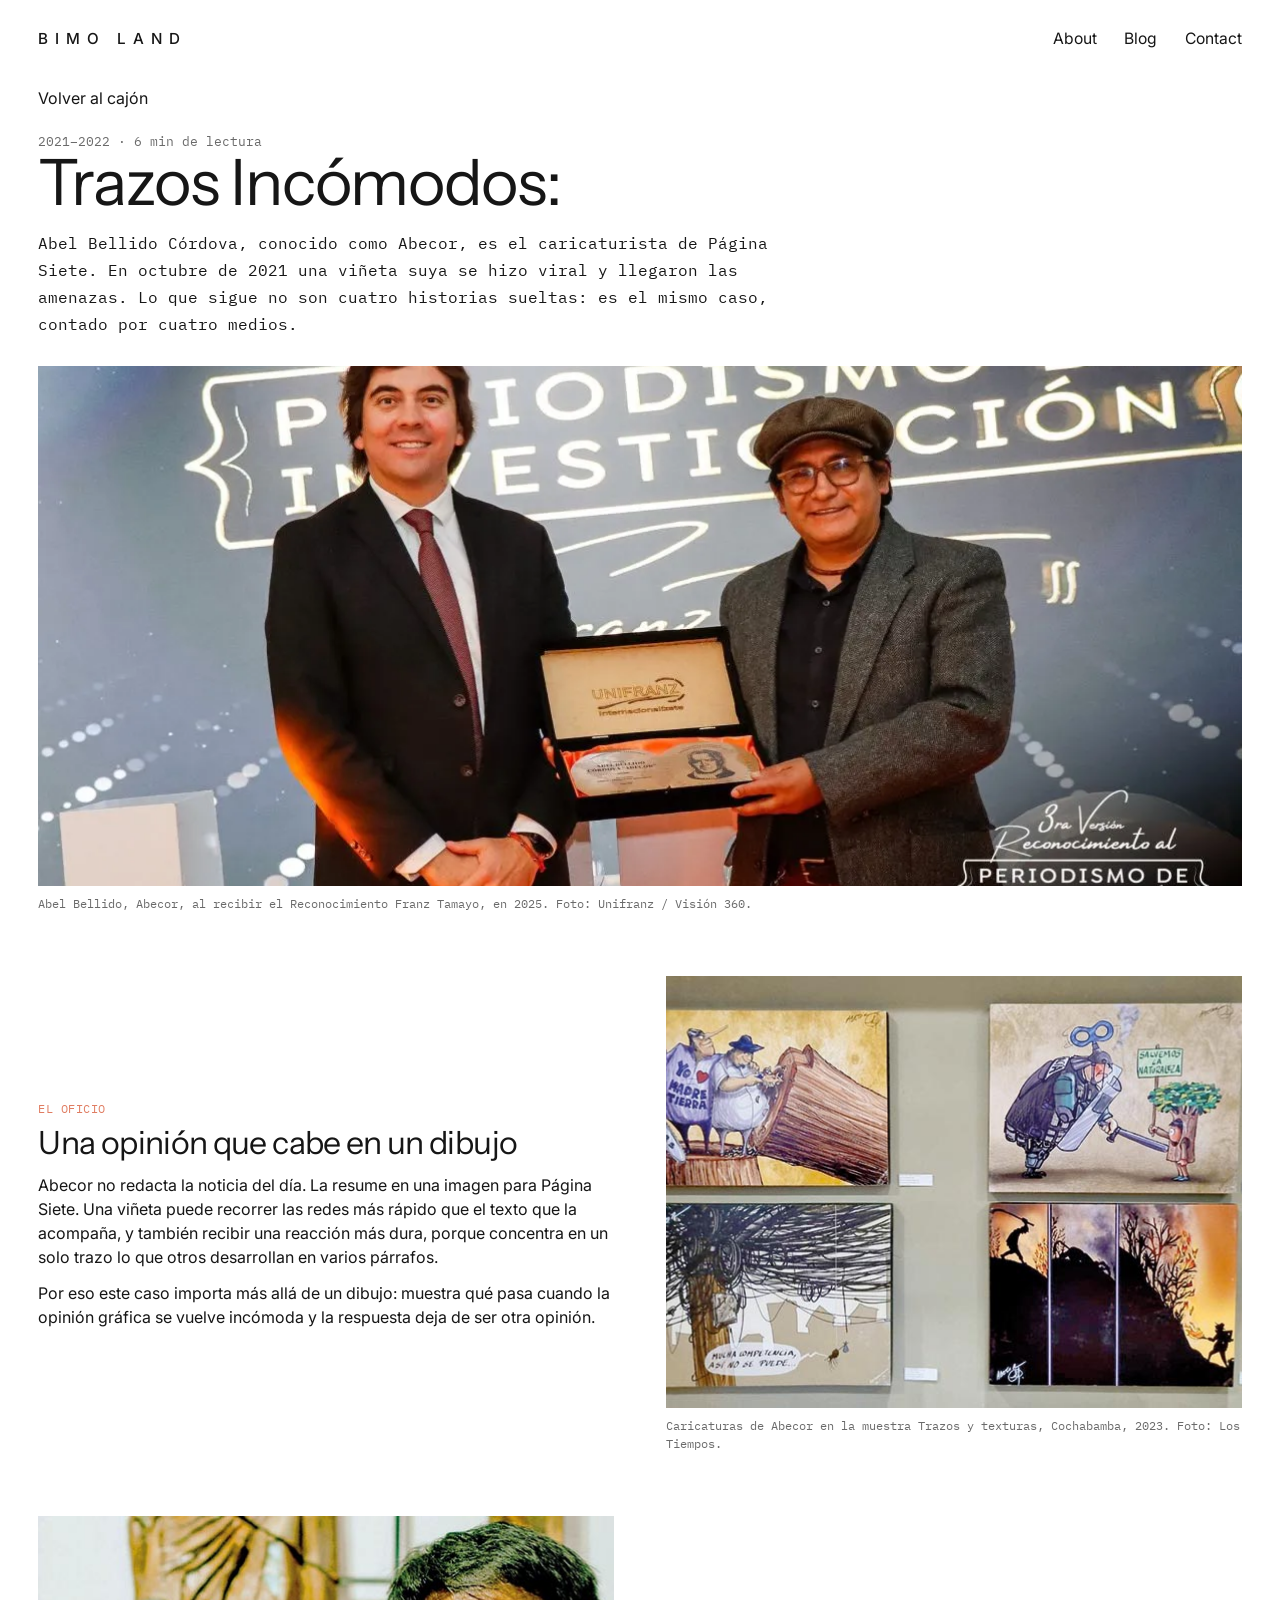
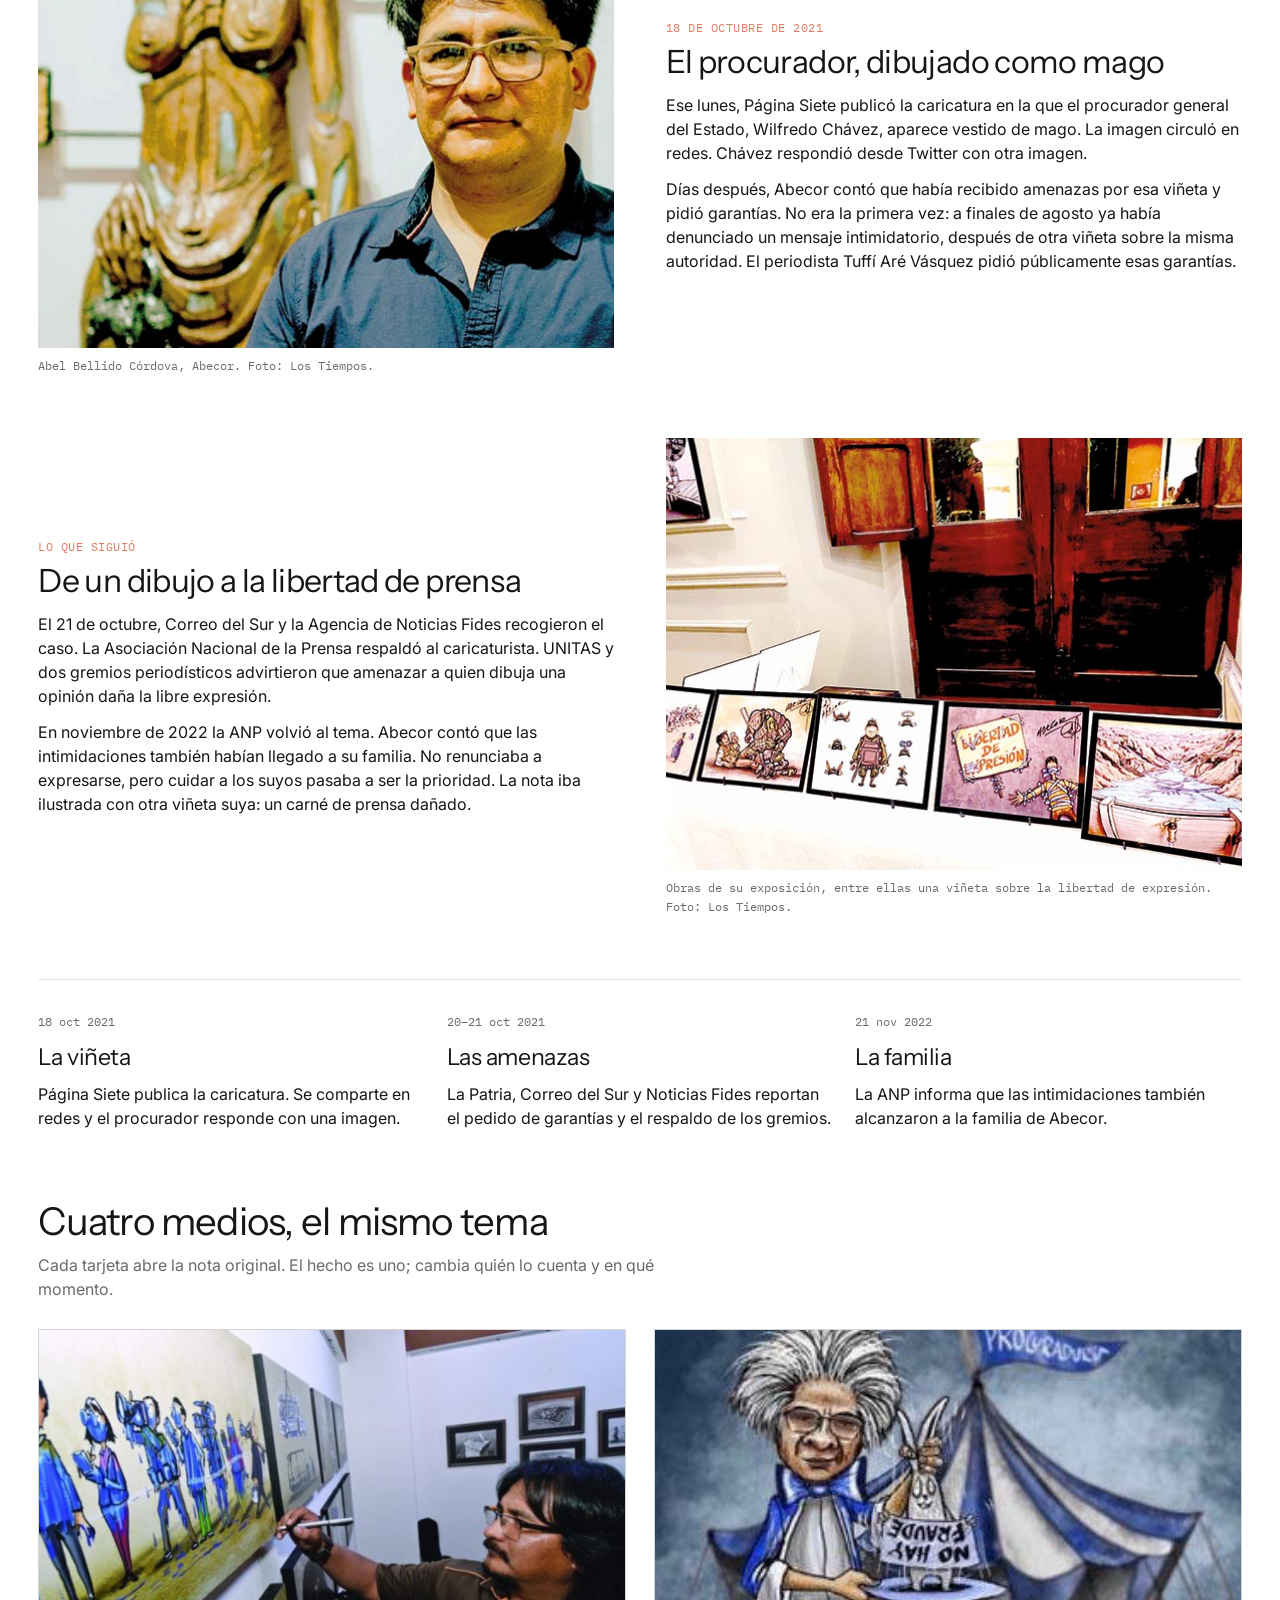
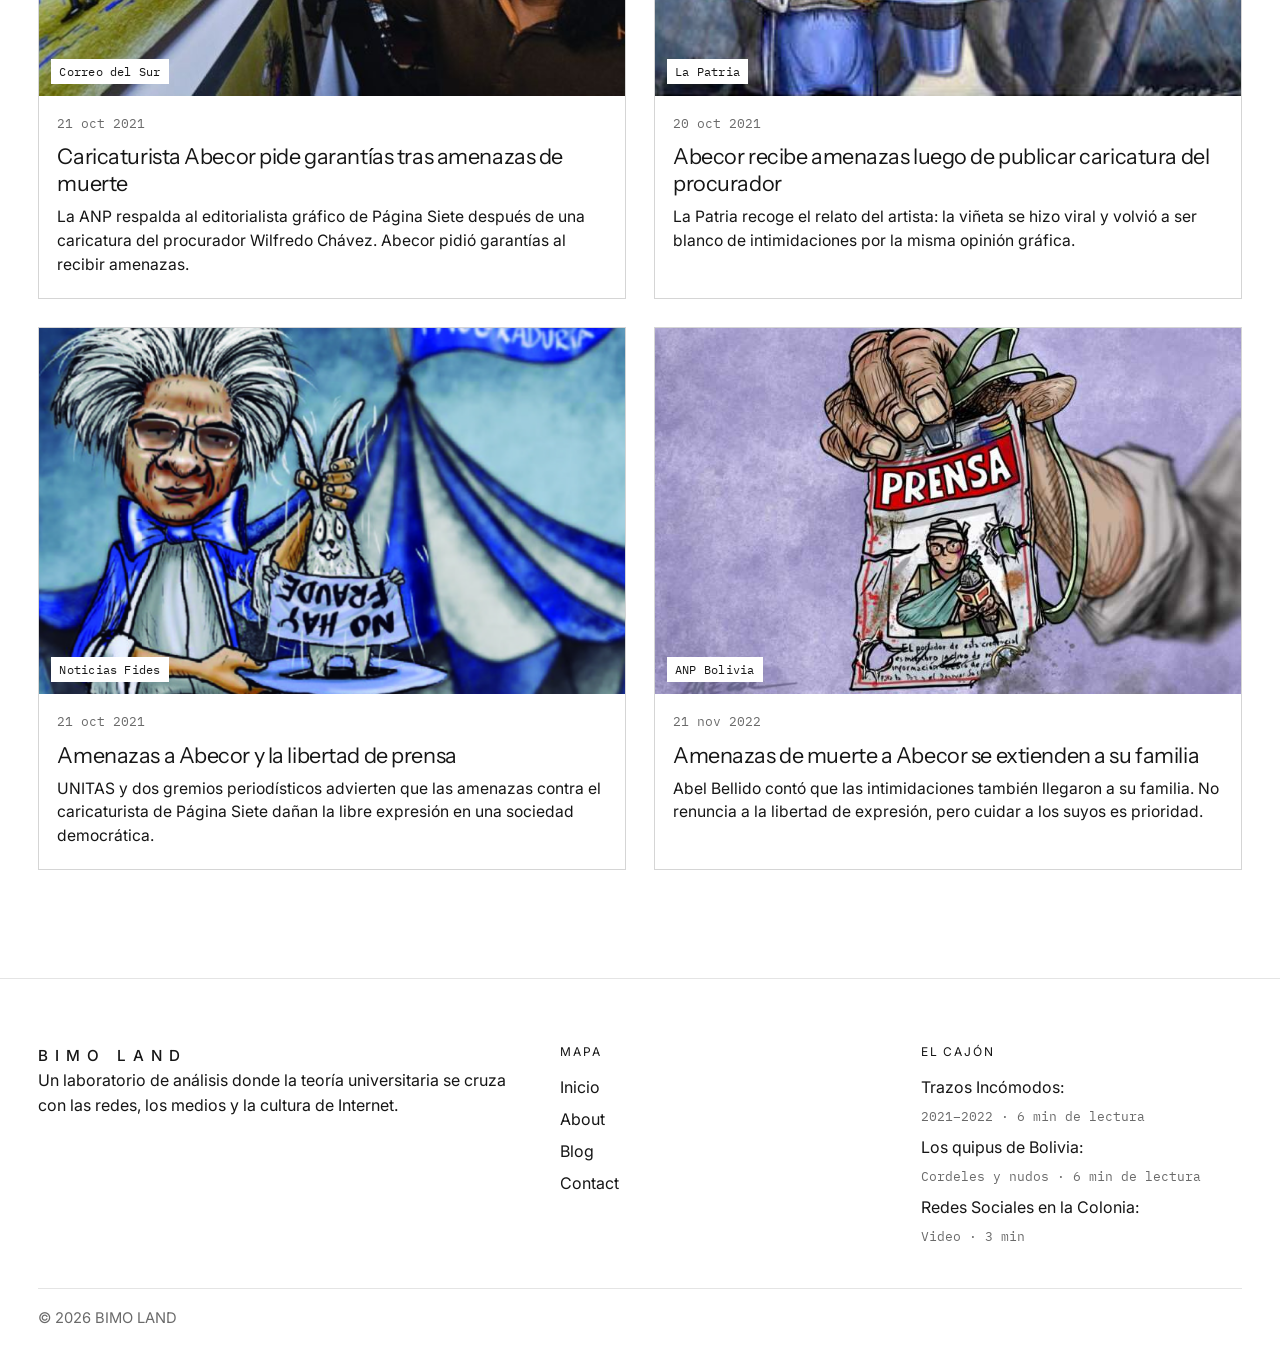
<file: entrada.html>
<!DOCTYPE html>
<html lang="es">
  <head>
    <meta charset="UTF-8">
    <meta name="viewport" content="width=device-width, initial-scale=1, viewport-fit=cover">
    <title>Trazos Incómodos — BIMO LAND</title>
    <link rel="preconnect" href="https://fonts.googleapis.com">
    <link rel="preconnect" href="https://fonts.gstatic.com" crossorigin>
    <link href="https://fonts.googleapis.com/css2?family=IBM+Plex+Mono:wght@400;500&family=Instrument+Sans:wght@400;500&family=Inter:wght@400;500;600&display=swap" rel="stylesheet">
    <link rel="stylesheet" href="css/styles.css?v=4">
  </head>
  <body>
    <a class="skip" href="#contenido">Saltar al contenido</a>
    <header class="site-header">
      <div class="page header-bar">
        <a class="logo" href="index.html">BIMO LAND</a>
        <button class="nav-toggle" type="button" aria-expanded="false" aria-controls="site-nav">
          <span class="nav-toggle-box" aria-hidden="true"><span></span><span></span><span></span></span>
          <span class="sr-only">Menú</span>
        </button>
        <nav id="site-nav" class="site-nav" aria-label="Principal">
          <a href="about.html">About</a>
          <a href="blog.html">Blog</a>
          <a href="contact.html">Contact</a>
        </nav>
      </div>
    </header>

    <main id="contenido" class="page story">
      <p><a class="back-link" href="index.html#cajon">Volver al cajón</a></p>
      <p class="meta">2021–2022 · 6 min de lectura</p>
      <h1>Trazos Incómodos:</h1>
      <p class="story-lede">Abel Bellido Córdova, conocido como Abecor, es el caricaturista de Página Siete. En octubre de 2021 una viñeta suya se hizo viral y llegaron las amenazas. Lo que sigue no son cuatro historias sueltas: es el mismo caso, contado por cuatro medios.</p>

      <figure class="story-hero">
        <img src="img/contexto/abecor-premio.webp" alt="Abel Bellido, Abecor, recibe el Reconocimiento Franz Tamayo a la trayectoria periodística.">
        <figcaption>Abel Bellido, Abecor, al recibir el Reconocimiento Franz Tamayo, en 2025. Foto: Unifranz / Visión 360.</figcaption>
      </figure>

      <section class="story-block" aria-labelledby="oficio">
        <div>
          <p class="story-kicker">El oficio</p>
          <h2 id="oficio">Una opinión que cabe en un dibujo</h2>
          <p>Abecor no redacta la noticia del día. La resume en una imagen para Página Siete. Una viñeta puede recorrer las redes más rápido que el texto que la acompaña, y también recibir una reacción más dura, porque concentra en un solo trazo lo que otros desarrollan en varios párrafos.</p>
          <p>Por eso este caso importa más allá de un dibujo: muestra qué pasa cuando la opinión gráfica se vuelve incómoda y la respuesta deja de ser otra opinión.</p>
        </div>
        <figure>
          <img src="img/contexto/abecor-vinetas.jpg" alt="Cuatro caricaturas de Abecor colgadas en una exposición.">
          <figcaption>Caricaturas de Abecor en la muestra Trazos y texturas, Cochabamba, 2023. Foto: Los Tiempos.</figcaption>
        </figure>
      </section>

      <section class="story-block is-flip" aria-labelledby="vineta">
        <figure>
          <img class="is-face" src="img/contexto/abecor-retrato.jpg" alt="Retrato de Abel Bellido Córdova, Abecor.">
          <figcaption>Abel Bellido Córdova, Abecor. Foto: Los Tiempos.</figcaption>
        </figure>
        <div>
          <p class="story-kicker">18 de octubre de 2021</p>
          <h2 id="vineta">El procurador, dibujado como mago</h2>
          <p>Ese lunes, Página Siete publicó la caricatura en la que el procurador general del Estado, Wilfredo Chávez, aparece vestido de mago. La imagen circuló en redes. Chávez respondió desde Twitter con otra imagen.</p>
          <p>Días después, Abecor contó que había recibido amenazas por esa viñeta y pidió garantías. No era la primera vez: a finales de agosto ya había denunciado un mensaje intimidatorio, después de otra viñeta sobre la misma autoridad. El periodista Tuffí Aré Vásquez pidió públicamente esas garantías.</p>
        </div>
      </section>

      <section class="story-block" aria-labelledby="despues">
        <div>
          <p class="story-kicker">Lo que siguió</p>
          <h2 id="despues">De un dibujo a la libertad de prensa</h2>
          <p>El 21 de octubre, Correo del Sur y la Agencia de Noticias Fides recogieron el caso. La Asociación Nacional de la Prensa respaldó al caricaturista. UNITAS y dos gremios periodísticos advirtieron que amenazar a quien dibuja una opinión daña la libre expresión.</p>
          <p>En noviembre de 2022 la ANP volvió al tema. Abecor contó que las intimidaciones también habían llegado a su familia. No renunciaba a expresarse, pero cuidar a los suyos pasaba a ser la prioridad. La nota iba ilustrada con otra viñeta suya: un carné de prensa dañado.</p>
        </div>
        <figure>
          <img src="img/contexto/abecor-libertad.jpg" alt="Viñetas de Abecor en una mesa, una de ellas sobre la libertad de expresión.">
          <figcaption>Obras de su exposición, entre ellas una viñeta sobre la libertad de expresión. Foto: Los Tiempos.</figcaption>
        </figure>
      </section>

      <ol class="story-steps">
        <li>
          <span>18 oct 2021</span>
          <h3>La viñeta</h3>
          <p>Página Siete publica la caricatura. Se comparte en redes y el procurador responde con una imagen.</p>
        </li>
        <li>
          <span>20–21 oct 2021</span>
          <h3>Las amenazas</h3>
          <p>La Patria, Correo del Sur y Noticias Fides reportan el pedido de garantías y el respaldo de los gremios.</p>
        </li>
        <li>
          <span>21 nov 2022</span>
          <h3>La familia</h3>
          <p>La ANP informa que las intimidaciones también alcanzaron a la familia de Abecor.</p>
        </li>
      </ol>

      <h2 class="story-news-title">Cuatro medios, el mismo tema</h2>
      <p class="story-news-note">Cada tarjeta abre la nota original. El hecho es uno; cambia quién lo cuenta y en qué momento.</p>
      <div class="post-list">
        <article class="post-card">
          <a href="https://correodelsur.com/sociedad/20211021/caricaturista-abecor-pide-garantias-tras-amenazas-de-muerte.html" target="_blank" rel="noopener noreferrer">
            <div class="post-media">
              <img src="img/noticias/correo-abecor.jpg" alt="Abel Bellido, Abecor, pinta un cuadro de caricaturas en una galería.">
              <span class="post-source">Correo del Sur</span>
            </div>
            <div class="post-body">
              <p class="meta">21 oct 2021</p>
              <h3>Caricaturista Abecor pide garantías tras amenazas de muerte</h3>
              <p class="post-excerpt">La ANP respalda al editorialista gráfico de Página Siete después de una caricatura del procurador Wilfredo Chávez. Abecor pidió garantías al recibir amenazas.</p>
            </div>
          </a>
        </article>
        <article class="post-card">
          <a href="https://lapatria.bo/enfoque-nacional/denuncia/abecor-recibe-amenazas-luego-de-publicar-caricatura-del-procurador/" target="_blank" rel="noopener noreferrer">
            <div class="post-media">
              <img src="img/noticias/patria-abecor.jpg" alt="Caricatura de Abecor publicada por La Patria.">
              <span class="post-source">La Patria</span>
            </div>
            <div class="post-body">
              <p class="meta">20 oct 2021</p>
              <h3>Abecor recibe amenazas luego de publicar caricatura del procurador</h3>
              <p class="post-excerpt">La Patria recoge el relato del artista: la viñeta se hizo viral y volvió a ser blanco de intimidaciones por la misma opinión gráfica.</p>
            </div>
          </a>
        </article>
        <article class="post-card">
          <a href="https://www.noticiasfides.com/nacional/sociedad/advierten-que-amenazas-a-abecor-reflejan-la-situacion-negativa-de-la-liberta-de-la-prensa" target="_blank" rel="noopener noreferrer">
            <div class="post-media">
              <img src="img/noticias/anf-abecor.jpg" alt="Caricatura de Abecor publicada con la nota de la Agencia de Noticias Fides.">
              <span class="post-source">Noticias Fides</span>
            </div>
            <div class="post-body">
              <p class="meta">21 oct 2021</p>
              <h3>Amenazas a Abecor y la libertad de prensa</h3>
              <p class="post-excerpt">UNITAS y dos gremios periodísticos advierten que las amenazas contra el caricaturista de Página Siete dañan la libre expresión en una sociedad democrática.</p>
            </div>
          </a>
        </article>
        <article class="post-card">
          <a href="https://anp-bolivia.com/amenazas-de-muerte-a-caricaturista-abecor-se-extienden-a-su-familia/" target="_blank" rel="noopener noreferrer">
            <div class="post-media">
              <img src="img/noticias/anp-abecor.jpg" alt="Caricatura de Abecor: una mano sostiene un carné de prensa dañado.">
              <span class="post-source">ANP Bolivia</span>
            </div>
            <div class="post-body">
              <p class="meta">21 nov 2022</p>
              <h3>Amenazas de muerte a Abecor se extienden a su familia</h3>
              <p class="post-excerpt">Abel Bellido contó que las intimidaciones también llegaron a su familia. No renuncia a la libertad de expresión, pero cuidar a los suyos es prioridad.</p>
            </div>
          </a>
        </article>
      </div>
    </main>

    <footer class="site-footer">
      <div class="page">
        <div class="footer-grid">
          <div>
            <a class="logo footer-brand" href="index.html">BIMO LAND</a>
            <p class="footer-text">Un laboratorio de análisis donde la teoría universitaria se cruza con las redes, los medios y la cultura de Internet.</p>
          </div>
          <div>
            <p class="footer-label">Mapa</p>
            <nav class="footer-links" aria-label="Pie de página">
              <a href="index.html">Inicio</a>
              <a href="about.html">About</a>
              <a href="blog.html">Blog</a>
              <a href="contact.html">Contact</a>
            </nav>
          </div>
          <div>
            <p class="footer-label">El cajón</p>
            <div class="footer-links">
              <a href="entrada.html">Trazos Incómodos:</a>
              <p class="meta">2021–2022 · 6 min de lectura</p>
              <a href="quipus.html">Los quipus de Bolivia:</a>
              <p class="meta">Cordeles y nudos · 6 min de lectura</p>
              <a href="colonia.html">Redes Sociales en la Colonia:</a>
              <p class="meta">Video · 3 min</p>
            </div>
          </div>
        </div>
        <p class="legal">© 2026 BIMO LAND</p>
      </div>
    </footer>
    <script src="js/main.js?v=3"></script>
  </body>
</html>
</file>
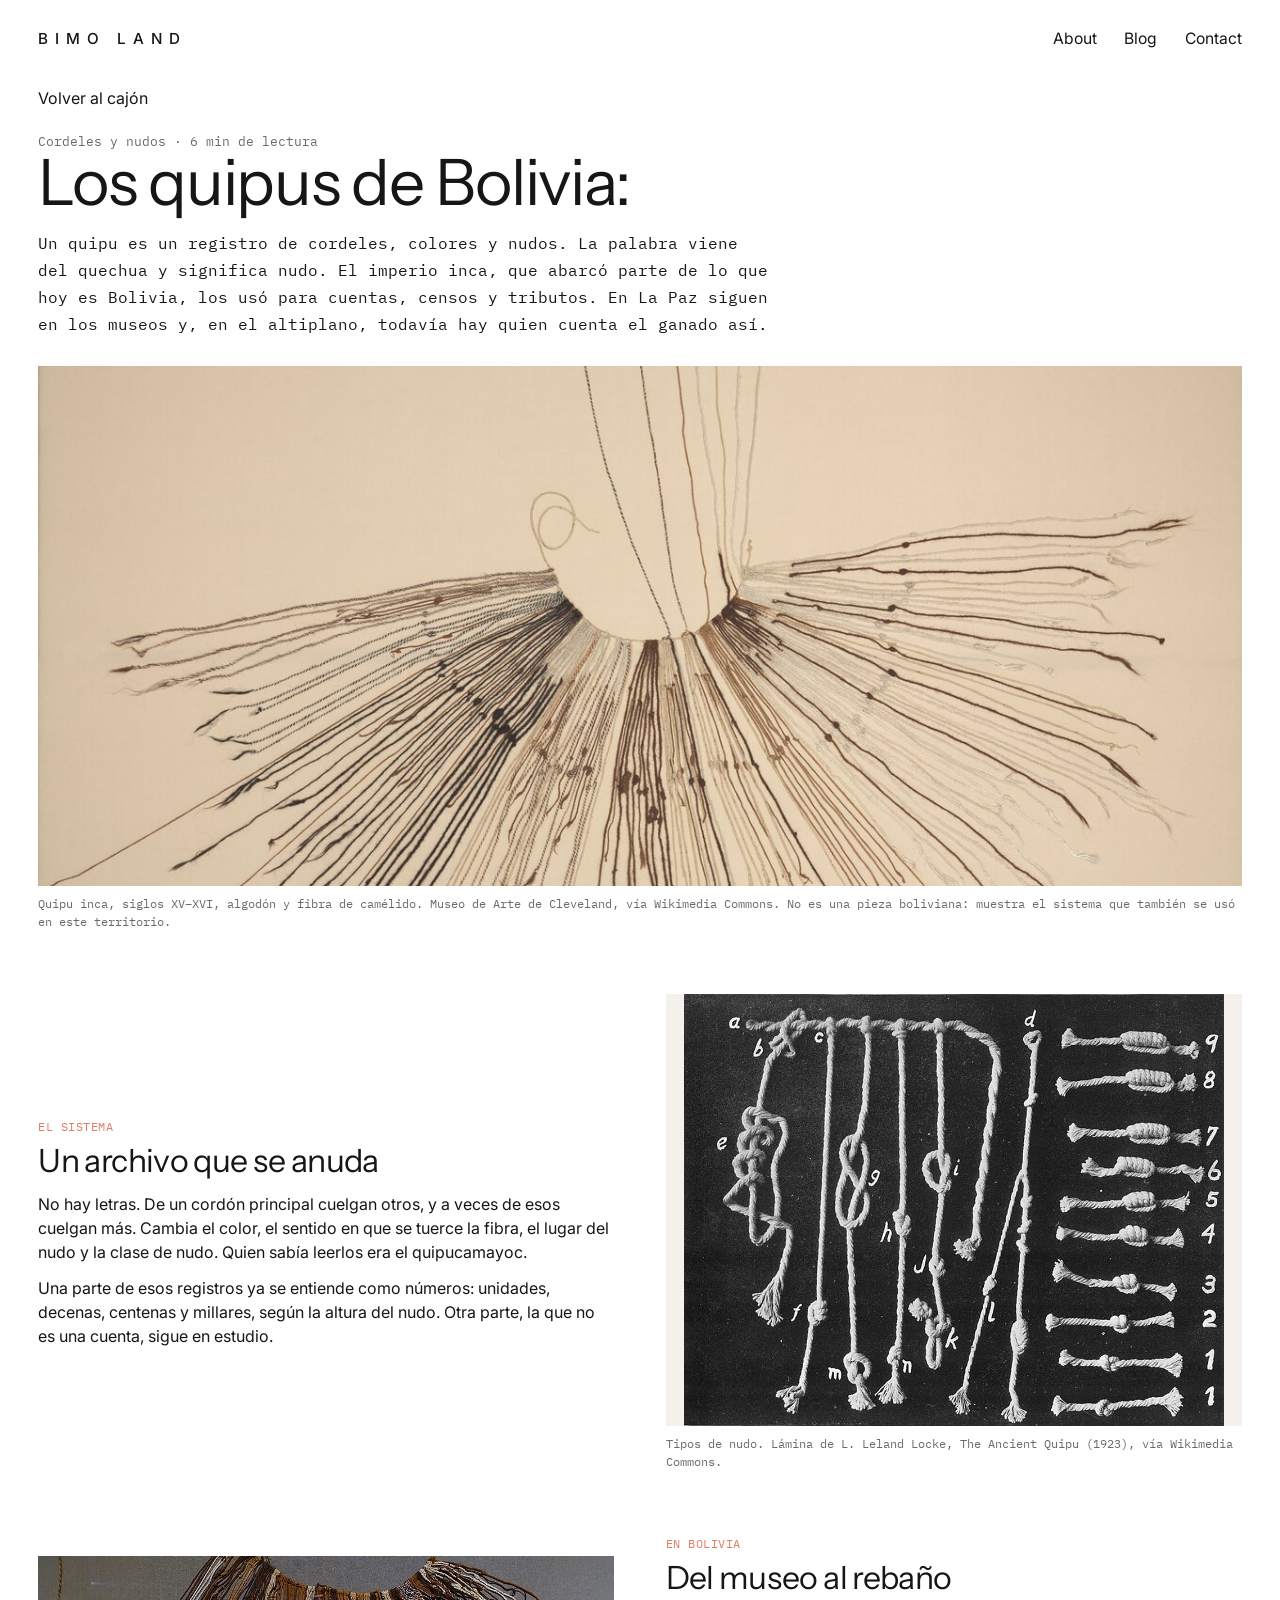
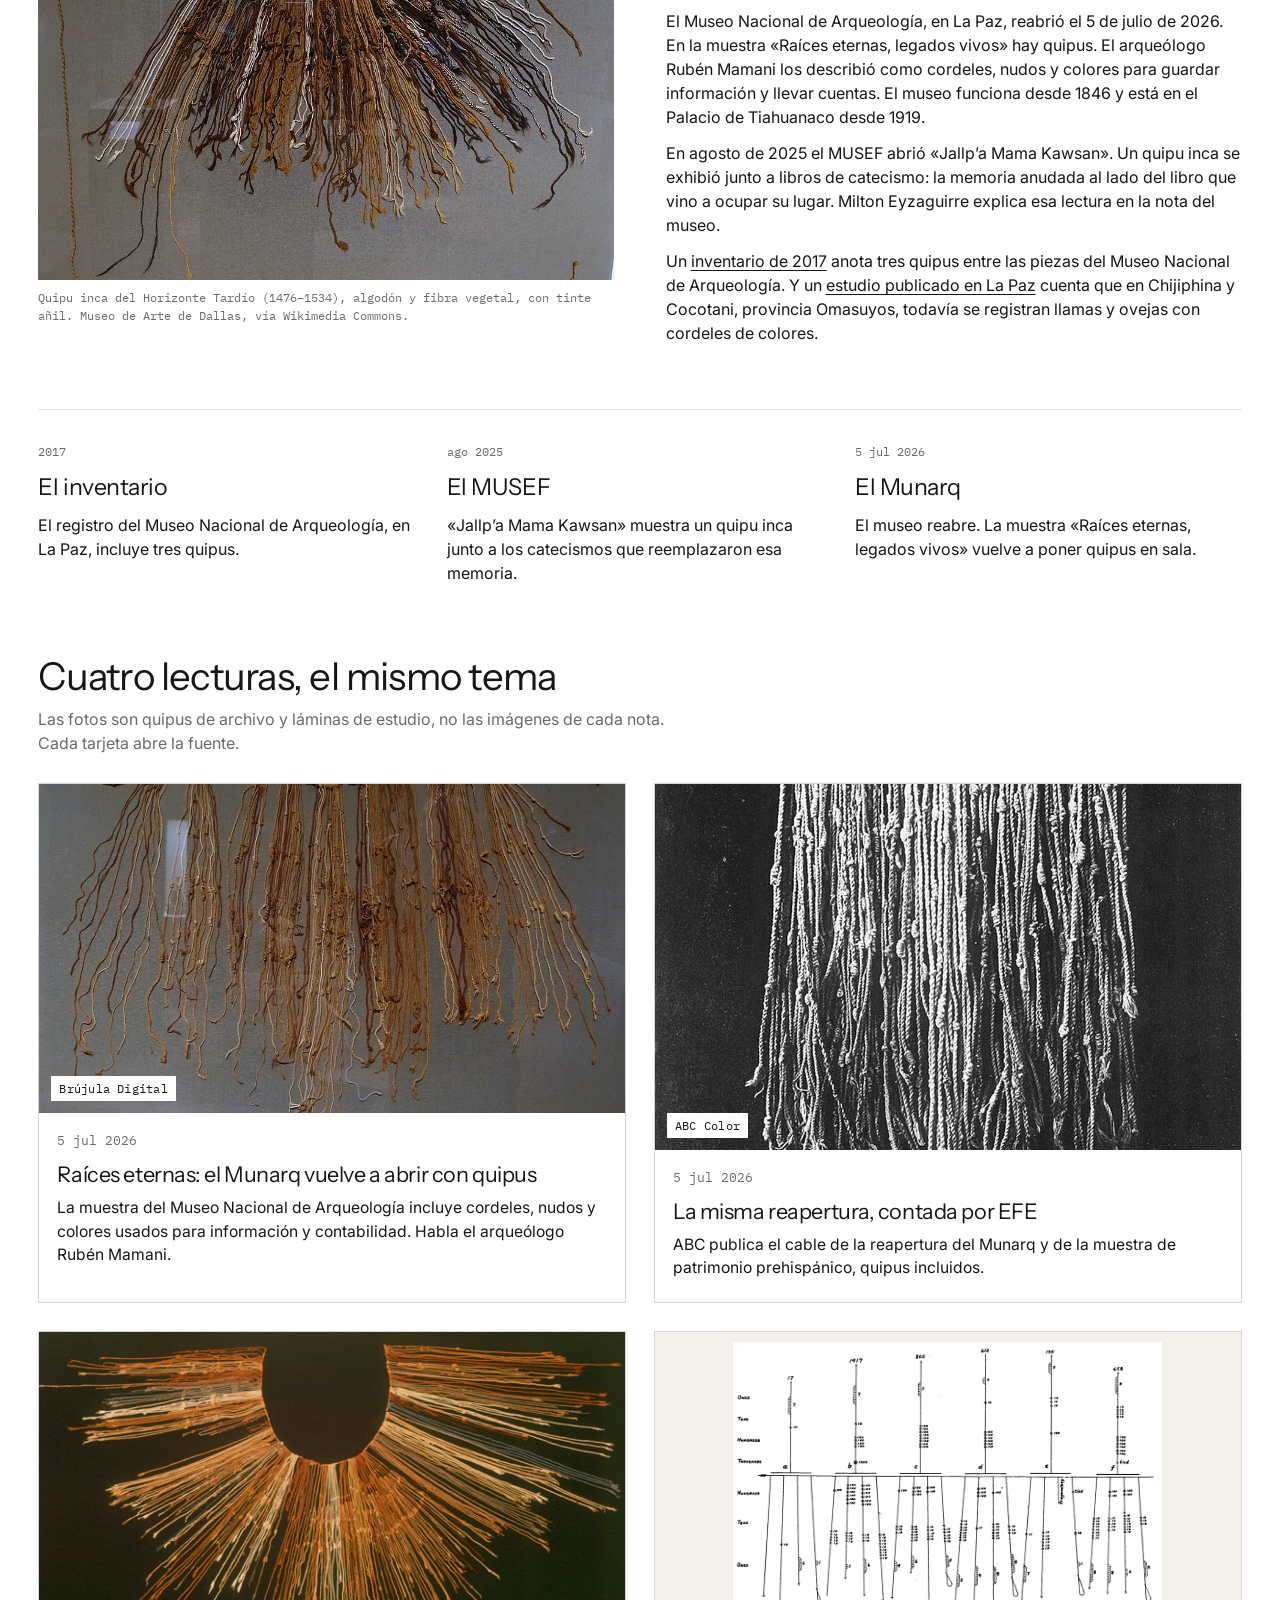
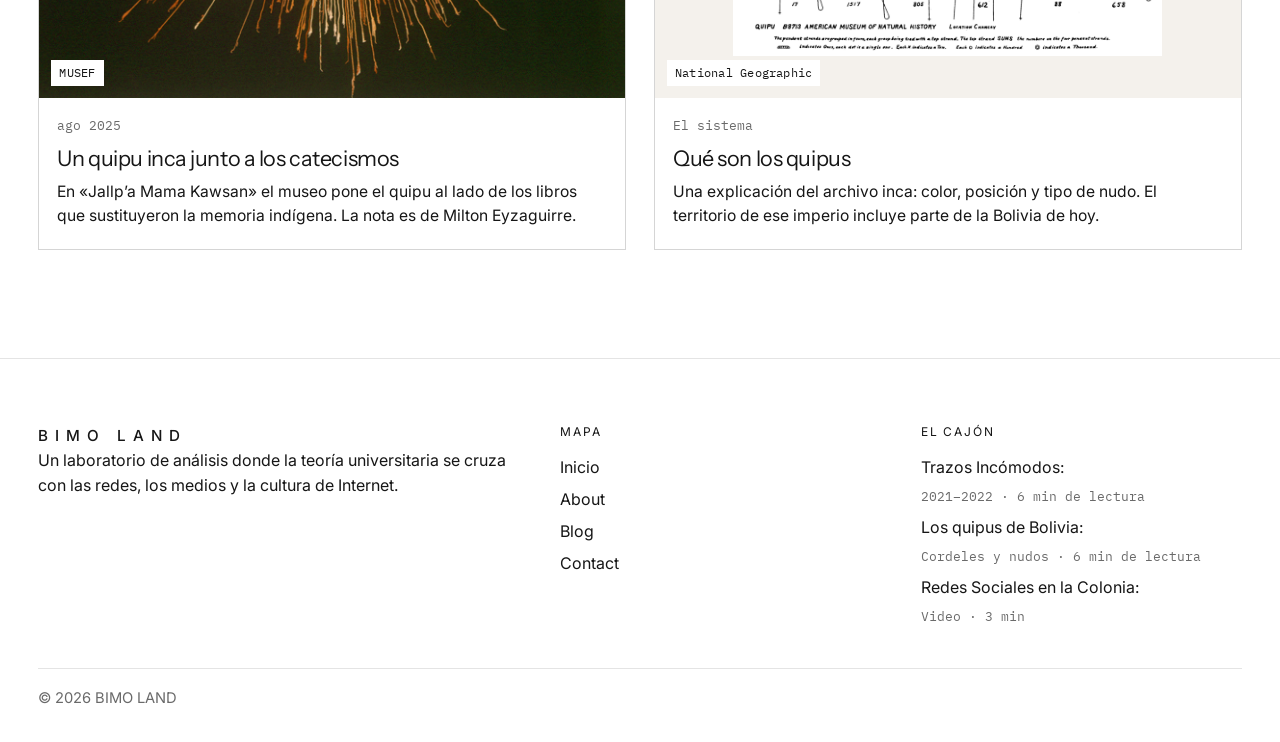
<file: kipus.html>
<!DOCTYPE html>
<html lang="es">
  <head>
    <meta charset="UTF-8">
    <meta http-equiv="refresh" content="0; url=quipus.html">
    <link rel="canonical" href="quipus.html">
    <title>Los quipus de Bolivia — BIMO LAND</title>
    <script>location.replace("quipus.html");</script>
  </head>
  <body>
    <p><a href="quipus.html">Los quipus de Bolivia</a></p>
  </body>
</html>
</file>
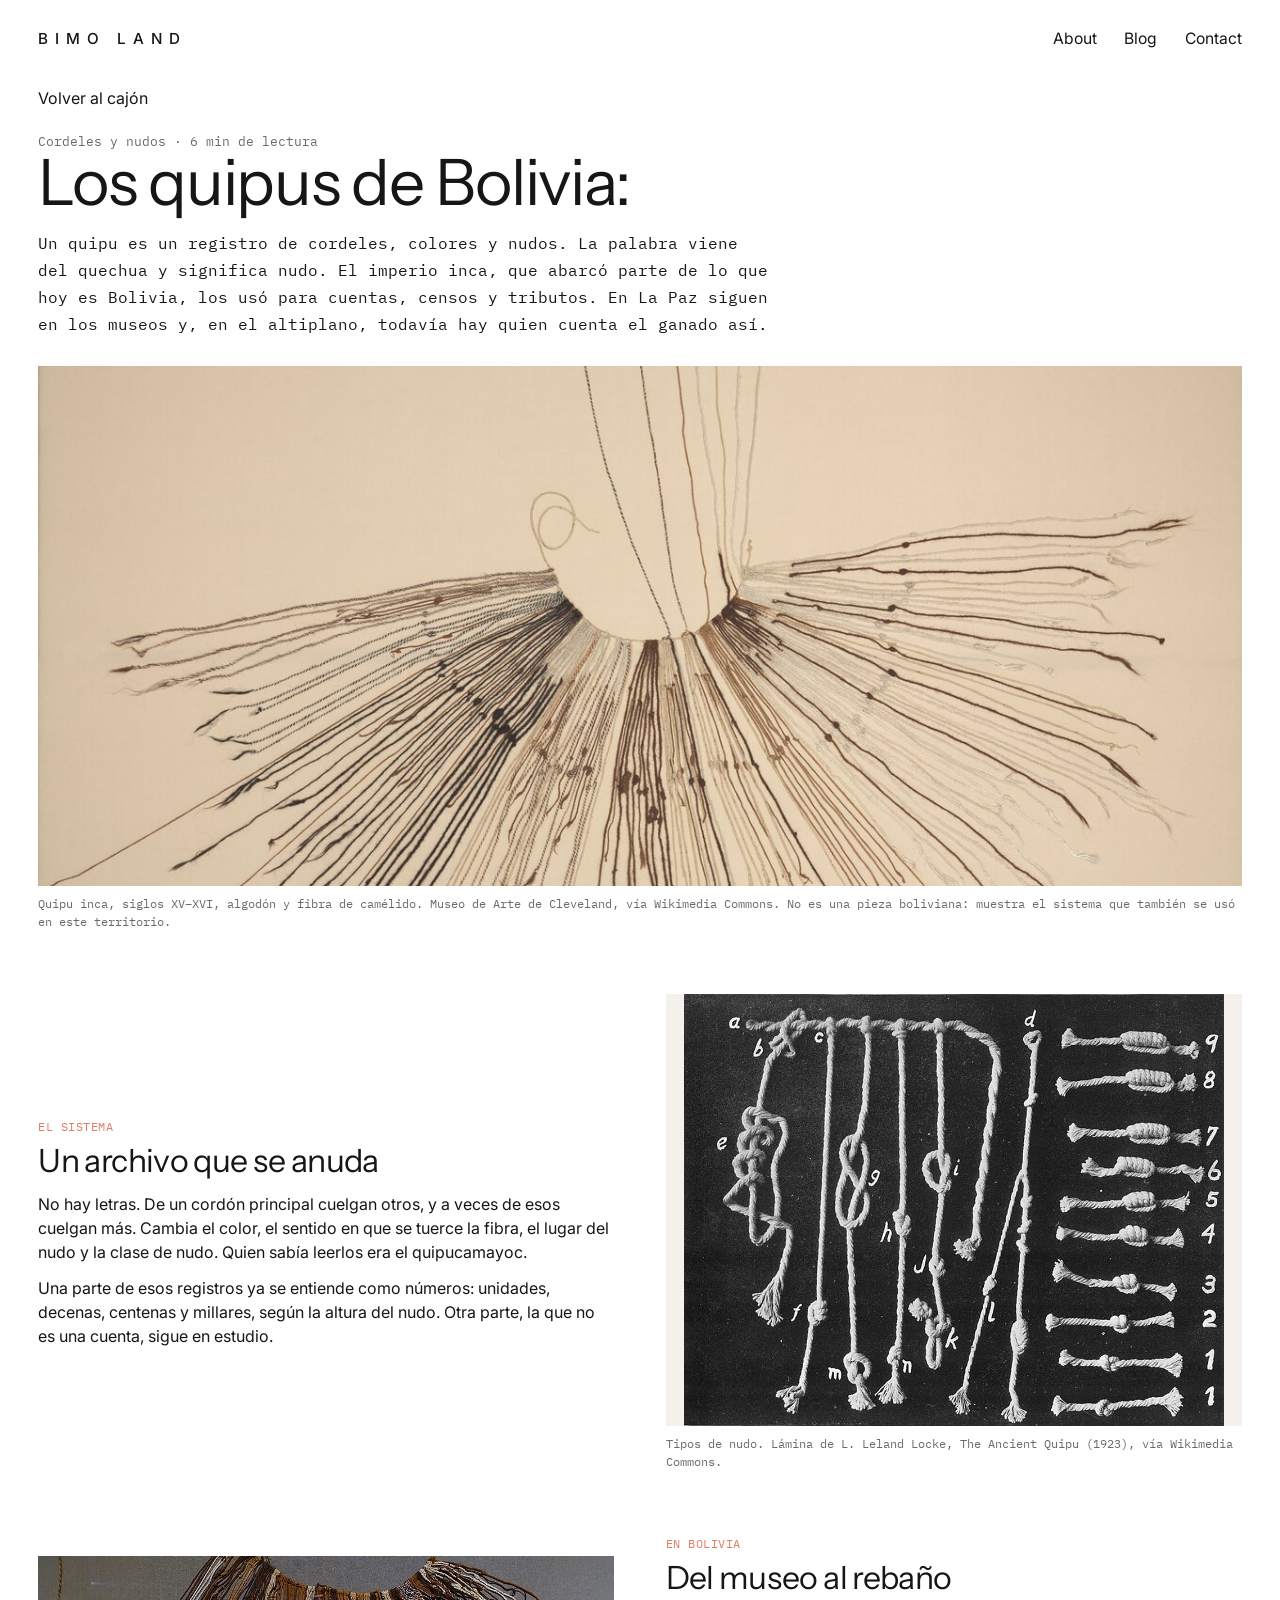
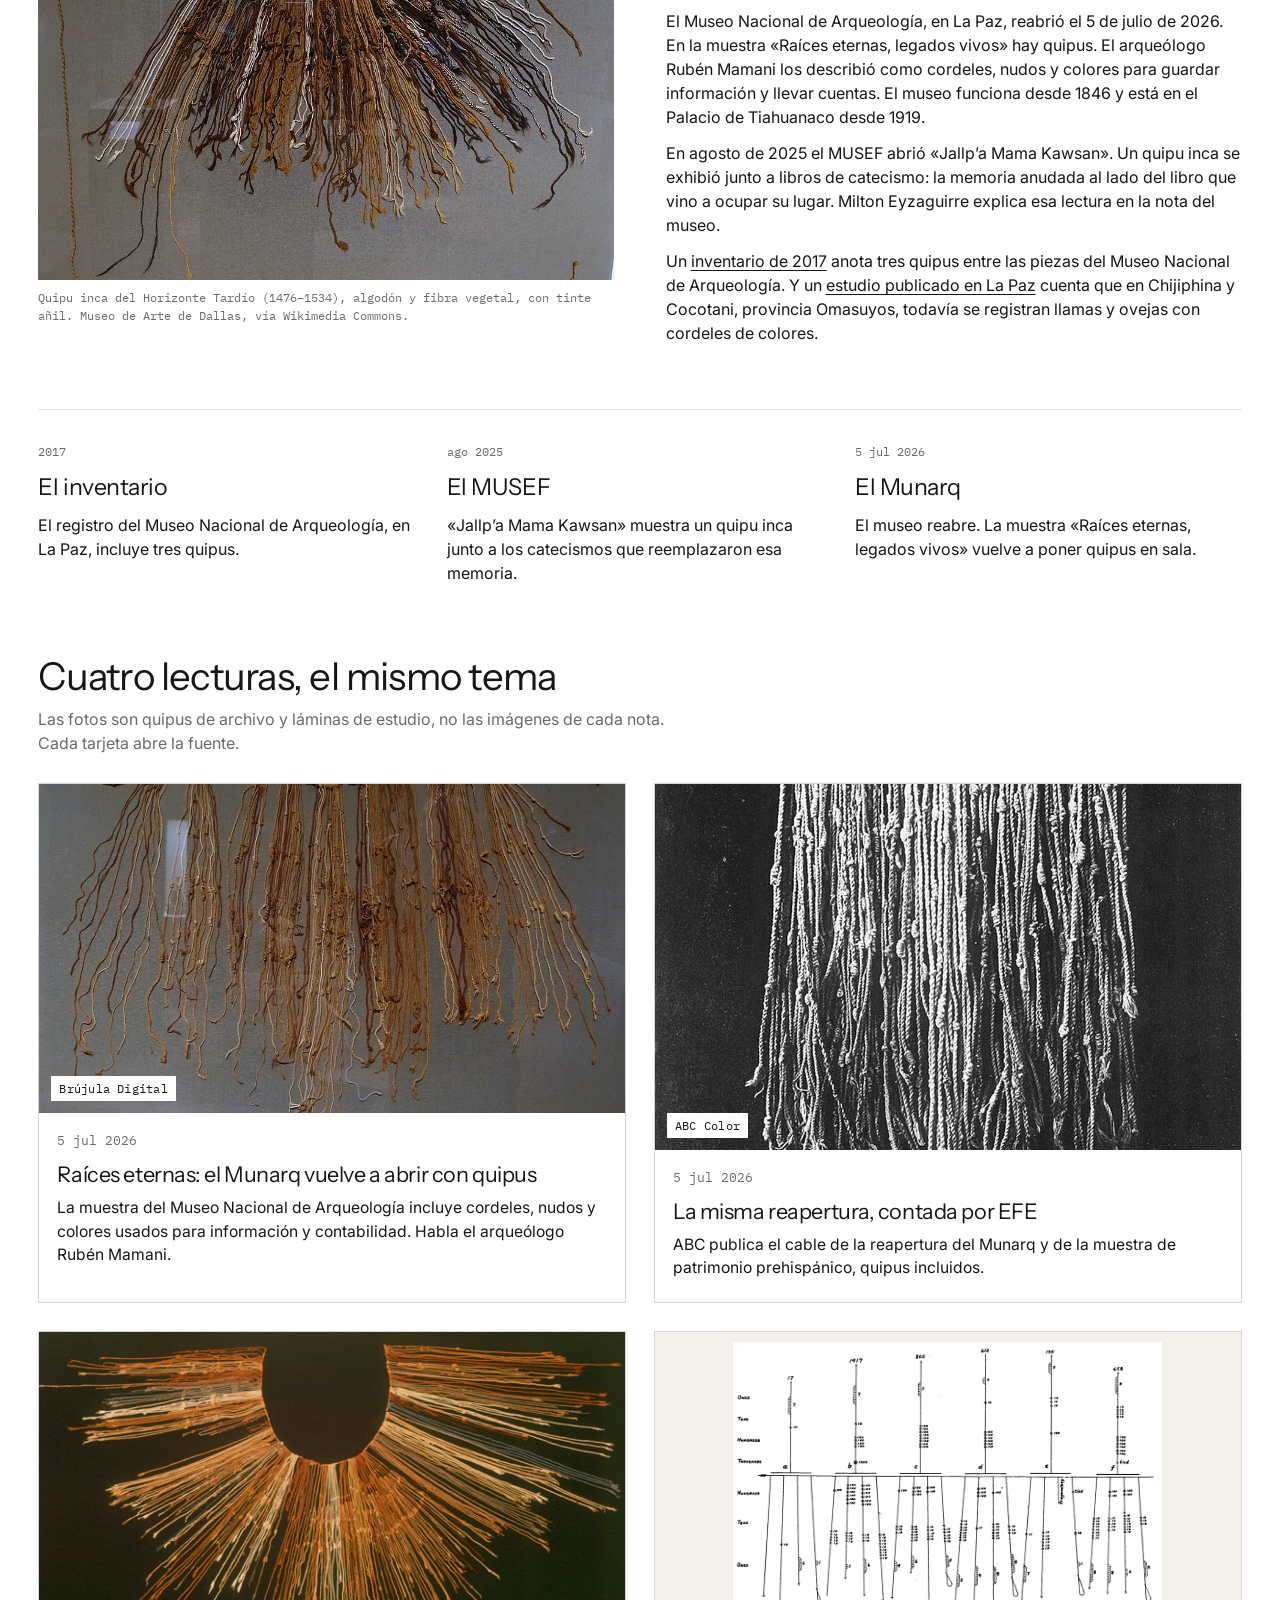
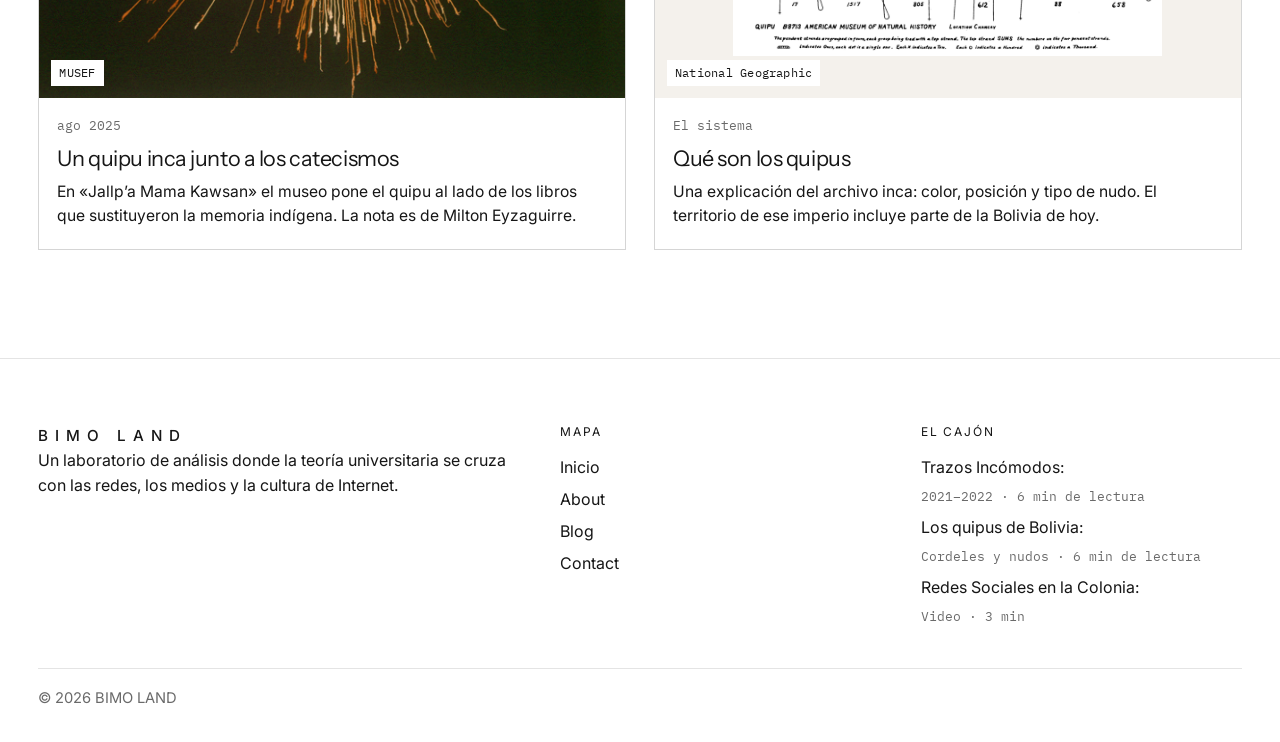
<file: quipus.html>
<!DOCTYPE html>
<html lang="es">
  <head>
    <meta charset="UTF-8">
    <meta name="viewport" content="width=device-width, initial-scale=1, viewport-fit=cover">
    <title>Los quipus de Bolivia — BIMO LAND</title>
    <link rel="preconnect" href="https://fonts.googleapis.com">
    <link rel="preconnect" href="https://fonts.gstatic.com" crossorigin>
    <link href="https://fonts.googleapis.com/css2?family=IBM+Plex+Mono:wght@400;500&family=Instrument+Sans:wght@400;500&family=Inter:wght@400;500;600&display=swap" rel="stylesheet">
    <link rel="stylesheet" href="css/styles.css?v=5">
  </head>
  <body>
    <a class="skip" href="#contenido">Saltar al contenido</a>
    <header class="site-header">
      <div class="page header-bar">
        <a class="logo" href="index.html">BIMO LAND</a>
        <button class="nav-toggle" type="button" aria-expanded="false" aria-controls="site-nav">
          <span class="nav-toggle-box" aria-hidden="true"><span></span><span></span><span></span></span>
          <span class="sr-only">Menú</span>
        </button>
        <nav id="site-nav" class="site-nav" aria-label="Principal">
          <a href="about.html">About</a>
          <a href="blog.html">Blog</a>
          <a href="contact.html">Contact</a>
        </nav>
      </div>
    </header>

    <main id="contenido" class="page story">
      <p><a class="back-link" href="index.html#cajon">Volver al cajón</a></p>
      <p class="meta">Cordeles y nudos · 6 min de lectura</p>
      <h1>Los quipus de Bolivia:</h1>
      <p class="story-lede">Un quipu es un registro de cordeles, colores y nudos. La palabra viene del quechua y significa nudo. El imperio inca, que abarcó parte de lo que hoy es Bolivia, los usó para cuentas, censos y tributos. En La Paz siguen en los museos y, en el altiplano, todavía hay quien cuenta el ganado así.</p>

      <figure class="story-hero">
        <img src="img/quipus/cleveland-quipu.jpg" alt="Quipu inca en abanico, con cuerdas blancas, marrones y azules.">
        <figcaption>Quipu inca, siglos XV–XVI, algodón y fibra de camélido. Museo de Arte de Cleveland, vía Wikimedia Commons. No es una pieza boliviana: muestra el sistema que también se usó en este territorio.</figcaption>
      </figure>

      <section class="story-block" aria-labelledby="sistema">
        <div>
          <p class="story-kicker">El sistema</p>
          <h2 id="sistema">Un archivo que se anuda</h2>
          <p>No hay letras. De un cordón principal cuelgan otros, y a veces de esos cuelgan más. Cambia el color, el sentido en que se tuerce la fibra, el lugar del nudo y la clase de nudo. Quien sabía leerlos era el quipucamayoc.</p>
          <p>Una parte de esos registros ya se entiende como números: unidades, decenas, centenas y millares, según la altura del nudo. Otra parte, la que no es una cuenta, sigue en estudio.</p>
        </div>
        <figure>
          <img class="is-diagram" src="img/quipus/placa-xxi.jpg" alt="Lámina en blanco y negro con distintos tipos de nudos de un quipu.">
          <figcaption>Tipos de nudo. Lámina de L. Leland Locke, The Ancient Quipu (1923), vía Wikimedia Commons.</figcaption>
        </figure>
      </section>

      <section class="story-block is-flip" aria-labelledby="bolivia">
        <figure>
          <img class="is-cord" src="img/quipus/dallas-dos.jpg" alt="Quipu inca colgado, con un cordón principal largo y cuerdas de varios colores.">
          <figcaption>Quipu inca del Horizonte Tardío (1476–1534), algodón y fibra vegetal, con tinte añil. Museo de Arte de Dallas, vía Wikimedia Commons.</figcaption>
        </figure>
        <div>
          <p class="story-kicker">En Bolivia</p>
          <h2 id="bolivia">Del museo al rebaño</h2>
          <p>El Museo Nacional de Arqueología, en La Paz, reabrió el 5 de julio de 2026. En la muestra «Raíces eternas, legados vivos» hay quipus. El arqueólogo Rubén Mamani los describió como cordeles, nudos y colores para guardar información y llevar cuentas. El museo funciona desde 1846 y está en el Palacio de Tiahuanaco desde 1919.</p>
          <p>En agosto de 2025 el MUSEF abrió «Jallp’a Mama Kawsan». Un quipu inca se exhibió junto a libros de catecismo: la memoria anudada al lado del libro que vino a ocupar su lugar. Milton Eyzaguirre explica esa lectura en la nota del museo.</p>
          <p>Un <a href="https://pdlibrosper.cdnstatics2.com/usuaris/libros_contenido/arxius/48/47665_1_QUIPUS-ANEXOS.pdf" target="_blank" rel="noopener noreferrer">inventario de 2017</a> anota tres quipus entre las piezas del Museo Nacional de Arqueología. Y un <a href="https://www.andesacd.org/wp-content/uploads/2019/02/Del-Quipu-Incaico-a-la-Yupana.pdf" target="_blank" rel="noopener noreferrer">estudio publicado en La Paz</a> cuenta que en Chijiphina y Cocotani, provincia Omasuyos, todavía se registran llamas y ovejas con cordeles de colores.</p>
        </div>
      </section>

      <ol class="story-steps">
        <li>
          <span>2017</span>
          <h3>El inventario</h3>
          <p>El registro del Museo Nacional de Arqueología, en La Paz, incluye tres quipus.</p>
        </li>
        <li>
          <span>ago 2025</span>
          <h3>El MUSEF</h3>
          <p>«Jallp’a Mama Kawsan» muestra un quipu inca junto a los catecismos que reemplazaron esa memoria.</p>
        </li>
        <li>
          <span>5 jul 2026</span>
          <h3>El Munarq</h3>
          <p>El museo reabre. La muestra «Raíces eternas, legados vivos» vuelve a poner quipus en sala.</p>
        </li>
      </ol>

      <h2 class="story-news-title">Cuatro lecturas, el mismo tema</h2>
      <p class="story-news-note">Las fotos son quipus de archivo y láminas de estudio, no las imágenes de cada nota. Cada tarjeta abre la fuente.</p>
      <div class="post-list">
        <article class="post-card">
          <a href="https://brujuladigital.net/sociedad/2026/07/05/raices-eternas-legados-vivos-una-muestra-del-rico-patrimonio-prehispanico-de-bolivia-63152" target="_blank" rel="noopener noreferrer">
            <div class="post-media">
              <img class="is-cord" src="img/quipus/dallas-quipu.jpg" alt="Quipu inca extendido en horizontal, con grupos de nudos en las cuerdas.">
              <span class="post-source">Brújula Digital</span>
            </div>
            <div class="post-body">
              <p class="meta">5 jul 2026</p>
              <h3>Raíces eternas: el Munarq vuelve a abrir con quipus</h3>
              <p class="post-excerpt">La muestra del Museo Nacional de Arqueología incluye cordeles, nudos y colores usados para información y contabilidad. Habla el arqueólogo Rubén Mamani.</p>
            </div>
          </a>
        </article>
        <article class="post-card">
          <a href="https://www.abc.com.py/internacionales/2026/07/05/raices-eternas-legados-vivos-una-muestra-del-rico-patrimonio-prehispanico-de-bolivia/" target="_blank" rel="noopener noreferrer">
            <div class="post-media">
              <img src="img/quipus/laminas.jpg" alt="Fotografía antigua de un quipu, con el cordón principal arriba y las cuerdas colgando.">
              <span class="post-source">ABC Color</span>
            </div>
            <div class="post-body">
              <p class="meta">5 jul 2026</p>
              <h3>La misma reapertura, contada por EFE</h3>
              <p class="post-excerpt">ABC publica el cable de la reapertura del Munarq y de la muestra de patrimonio prehispánico, quipus incluidos.</p>
            </div>
          </a>
        </article>
        <article class="post-card">
          <a href="https://musef.gob.bo/pdf/notas/2025/8/2.pdf" target="_blank" rel="noopener noreferrer">
            <div class="post-media">
              <img src="img/quipus/inca-quipu.jpg" alt="Quipu inca sobre fondo oscuro, abierto en abanico.">
              <span class="post-source">MUSEF</span>
            </div>
            <div class="post-body">
              <p class="meta">ago 2025</p>
              <h3>Un quipu inca junto a los catecismos</h3>
              <p class="post-excerpt">En «Jallp’a Mama Kawsan» el museo pone el quipu al lado de los libros que sustituyeron la memoria indígena. La nota es de Milton Eyzaguirre.</p>
            </div>
          </a>
        </article>
        <article class="post-card">
          <a href="https://historia.nationalgeographic.com.es/a/que-son-quipus-fascinante-sistema-escritura-imperio-inca_23242" target="_blank" rel="noopener noreferrer">
            <div class="post-media">
              <img class="is-diagram" src="img/quipus/placa-xxiii.png" alt="Diagrama que explica cómo los nudos de un quipu marcan unidades, decenas, centenas y millares.">
              <span class="post-source">National Geographic</span>
            </div>
            <div class="post-body">
              <p class="meta">El sistema</p>
              <h3>Qué son los quipus</h3>
              <p class="post-excerpt">Una explicación del archivo inca: color, posición y tipo de nudo. El territorio de ese imperio incluye parte de la Bolivia de hoy.</p>
            </div>
          </a>
        </article>
      </div>
    </main>

    <footer class="site-footer">
      <div class="page">
        <div class="footer-grid">
          <div>
            <a class="logo footer-brand" href="index.html">BIMO LAND</a>
            <p class="footer-text">Un laboratorio de análisis donde la teoría universitaria se cruza con las redes, los medios y la cultura de Internet.</p>
          </div>
          <div>
            <p class="footer-label">Mapa</p>
            <nav class="footer-links" aria-label="Pie de página">
              <a href="index.html">Inicio</a>
              <a href="about.html">About</a>
              <a href="blog.html">Blog</a>
              <a href="contact.html">Contact</a>
            </nav>
          </div>
          <div>
            <p class="footer-label">El cajón</p>
            <div class="footer-links">
              <a href="entrada.html">Trazos Incómodos:</a>
              <p class="meta">2021–2022 · 6 min de lectura</p>
              <a href="quipus.html">Los quipus de Bolivia:</a>
              <p class="meta">Cordeles y nudos · 6 min de lectura</p>
              <a href="colonia.html">Redes Sociales en la Colonia:</a>
              <p class="meta">Video · 3 min</p>
            </div>
          </div>
        </div>
        <p class="legal">© 2026 BIMO LAND</p>
      </div>
    </footer>
    <script src="js/main.js?v=3"></script>
  </body>
</html>
</file>
<file: css/styles.css>
:root {
  --ink: #161616;
  --paper: #ffffff;
  --muted: #6a6a6a;
  --line: #e4e4e4;
  --button: #e2e3a3;
  --button-hover: #d4d58c;
  --mark: #e07d62;
  --card-line: #d5d5d5;
  --pad: clamp(20px, 3vw, 42px);
}

*,
*::before,
*::after {
  box-sizing: border-box;
}

html {
  scroll-behavior: smooth;
  -webkit-text-size-adjust: 100%;
}

body {
  margin: 0;
  background: var(--paper);
  color: var(--ink);
  font-family: Inter, Helvetica, Arial, sans-serif;
  font-size: 16px;
  line-height: 1.5;
}

img {
  max-width: 100%;
  display: block;
}

h1,
h2,
h3,
p {
  margin: 0;
  overflow-wrap: break-word;
}

a {
  color: inherit;
}

button,
input,
textarea {
  font: inherit;
  color: inherit;
}

::selection {
  background: var(--button);
  color: var(--ink);
}

.skip {
  position: absolute;
  left: 12px;
  top: -40px;
  background: #fff;
  padding: 8px 12px;
  z-index: 5;
}

.skip:focus {
  top: 12px;
}

.page {
  width: min(1440px, 100%);
  margin: 0 auto;
  padding-left: var(--pad);
  padding-right: var(--pad);
}

.site-header {
  background: var(--paper);
}

.header-bar {
  display: flex;
  align-items: center;
  justify-content: space-between;
  min-height: 78px;
  gap: 20px;
}

.logo {
  color: inherit;
  text-decoration: none;
  font-size: 0.95rem;
  font-weight: 500;
  letter-spacing: 0.46em;
  margin-right: -0.46em;
  white-space: nowrap;
}

.site-nav {
  display: flex;
  align-items: center;
  gap: 1.7rem;
}

.site-nav a {
  text-decoration: none;
  font-size: 0.98rem;
}

.site-nav a:hover,
.site-nav a[aria-current="page"] {
  text-decoration: underline;
  text-underline-offset: 4px;
}

.nav-toggle {
  display: none;
  align-items: center;
  justify-content: center;
  width: 44px;
  height: 44px;
  margin-right: -8px;
  padding: 0;
  border: 0;
  background: transparent;
  cursor: pointer;
}

.nav-toggle-box {
  display: flex;
  flex-direction: column;
  justify-content: center;
  gap: 5px;
  width: 22px;
}

.nav-toggle-box span {
  display: block;
  height: 1.5px;
  background: var(--ink);
  transform-origin: center;
  transition: transform 0.2s ease, opacity 0.2s ease;
}

.nav-toggle.is-open .nav-toggle-box span:nth-child(1),
.nav-toggle[aria-expanded="true"] .nav-toggle-box span:nth-child(1) {
  transform: translateY(6.5px) rotate(45deg);
}

.nav-toggle.is-open .nav-toggle-box span:nth-child(2),
.nav-toggle[aria-expanded="true"] .nav-toggle-box span:nth-child(2) {
  opacity: 0;
  transform: scaleX(0);
}

.nav-toggle.is-open .nav-toggle-box span:nth-child(3),
.nav-toggle[aria-expanded="true"] .nav-toggle-box span:nth-child(3) {
  transform: translateY(-6.5px) rotate(-45deg);
}

.sr-only {
  position: absolute;
  width: 1px;
  height: 1px;
  padding: 0;
  margin: -1px;
  overflow: hidden;
  clip: rect(0, 0, 0, 0);
  white-space: nowrap;
  border: 0;
}

.hero-title,
.page-title,
.tasks h2,
.post-card h3,
.post-layout h1,
.story h1 {
  font-family: "Instrument Sans", Helvetica, Arial, sans-serif;
  font-weight: 400;
  letter-spacing: -0.02em;
}

.hero-title,
.page-title,
.tasks h2 {
  line-height: 0.95;
  text-transform: uppercase;
}

.hero-title {
  margin: 22px 0 36px;
  font-size: clamp(2.35rem, 6vw, 5.4rem);
}

.page-title {
  margin: 18px 0 36px;
  font-size: clamp(2.2rem, 4.6vw, 4.2rem);
}

.intro {
  display: grid;
  grid-template-columns: minmax(0, 1fr) minmax(0, 1fr);
  gap: clamp(28px, 4vw, 56px);
  align-items: stretch;
}

.intro-copy {
  display: flex;
  flex-direction: column;
  min-width: 0;
  padding-bottom: 4px;
}

.portrait {
  width: clamp(132px, 14vw, 168px);
  aspect-ratio: 1;
  object-fit: cover;
  object-position: center center;
  margin: 0 0 18px;
}

.intro-text,
.about-grid .lede {
  font-family: "IBM Plex Mono", ui-monospace, "Courier New", monospace;
  font-weight: 400;
  font-size: 0.95rem;
  line-height: 1.55;
}

.intro-text {
  max-width: none;
}

.mark {
  display: inline-block;
  width: 0.8rem;
  height: 0.8rem;
  margin-right: 0.45rem;
  background: var(--mark);
  transform: translateY(0.04rem);
}

.read-now,
.button {
  display: inline-block;
  width: fit-content;
  margin-top: 28px;
  padding: 12px 28px;
  border: 0;
  background: var(--button);
  color: var(--ink);
  text-decoration: none;
  cursor: pointer;
}

.read-now:hover,
.button:hover {
  background: var(--button-hover);
}

.intro-photo {
  min-height: 100%;
}

.intro-photo img {
  width: 100%;
  height: 100%;
  min-height: 100%;
  aspect-ratio: 5 / 4;
  object-fit: cover;
  object-position: center center;
}

.drawer {
  width: 100%;
  height: auto;
  margin-top: 14px;
}

.tasks {
  margin-top: 92px;
}

.tasks h2 {
  margin-bottom: 68px;
  font-size: clamp(2rem, 4.4vw, 4rem);
  text-align: center;
}

.post-list {
  display: grid;
  grid-template-columns: repeat(2, minmax(0, 1fr));
  gap: 28px;
}

.story-video {
  margin: 8px 0 0;
}

.story-video video {
  display: block;
  width: 100%;
  height: auto;
  aspect-ratio: 16 / 9;
  object-fit: cover;
  background: #111;
}

.post-card a {
  display: flex;
  flex-direction: column;
  height: 100%;
  border: 1px solid var(--card-line);
  color: inherit;
  text-decoration: none;
  background: #fff;
  transition: transform 0.25s ease, box-shadow 0.25s ease;
}

.post-card a:hover {
  transform: translateY(-4px);
  box-shadow: 0 16px 32px rgba(22, 22, 22, 0.08);
}

.post-media {
  position: relative;
  overflow: hidden;
}

.post-card img {
  width: 100%;
  aspect-ratio: 16 / 10;
  object-fit: cover;
  object-position: center;
  transition: transform 0.4s ease;
}

.post-card.is-feature {
  grid-column: 1 / -1;
}

.post-card.is-feature a {
  display: grid;
  grid-template-columns: minmax(0, 1.25fr) minmax(0, 1fr);
}

.post-card.is-feature img {
  height: 100%;
  aspect-ratio: 16 / 9;
}

.post-card img.is-face {
  object-position: 68% center;
}

.post-card.is-feature .post-body {
  justify-content: center;
  padding: 32px 36px;
}

.post-card.is-feature h3 {
  font-size: clamp(1.7rem, 2.6vw, 2.2rem);
}

.story h1 {
  margin: 0 0 18px;
  font-size: clamp(2.4rem, 5vw, 4.2rem);
  line-height: 0.95;
}

.story-lede {
  max-width: 46rem;
  margin: 0 0 28px;
  font-family: "IBM Plex Mono", ui-monospace, monospace;
  font-size: 1.02rem;
  line-height: 1.65;
}

.story-hero,
.story-block figure {
  margin: 0;
}

.story-hero img,
.story-block img {
  width: 100%;
  object-fit: cover;
}

.story-hero img {
  aspect-ratio: 16 / 9;
  max-height: 520px;
  object-position: center 42%;
}

.story-block img.is-face {
  object-position: center 30%;
}

.story-block img {
  aspect-ratio: 4 / 3;
}

.story-block img.is-diagram,
.post-card img.is-diagram {
  object-fit: contain;
  background: #f4f1ec;
}

.post-card img.is-diagram {
  padding: 10px 10px 42px;
  box-sizing: border-box;
}

.story-block img.is-cord,
.post-card img.is-cord {
  aspect-ratio: 16 / 9;
  object-position: center 78%;
}

.story-block a {
  text-decoration: underline;
  text-underline-offset: 3px;
}

.story-hero figcaption,
.story-block figcaption {
  margin-top: 8px;
  color: var(--muted);
  font-family: "IBM Plex Mono", ui-monospace, monospace;
  font-size: 0.78rem;
  line-height: 1.45;
}

.story-block {
  display: grid;
  grid-template-columns: minmax(0, 1fr) minmax(0, 1fr);
  gap: clamp(24px, 4vw, 56px);
  align-items: center;
  margin: 64px 0;
}

.story-block.is-flip figure {
  order: -1;
}

.story-kicker {
  margin-bottom: 8px;
  color: var(--mark);
  font-family: "IBM Plex Mono", ui-monospace, monospace;
  font-size: 0.78rem;
  letter-spacing: 0.04em;
  text-transform: uppercase;
}

.story-block h2,
.story-news-title {
  font-family: "Instrument Sans", Helvetica, Arial, sans-serif;
  font-weight: 400;
  letter-spacing: -0.02em;
  line-height: 1.05;
}

.story-block h2 {
  margin-bottom: 14px;
  font-size: clamp(1.6rem, 2.5vw, 2.15rem);
}

.story-block p + p {
  margin-top: 12px;
}

.story-steps {
  display: grid;
  grid-template-columns: repeat(3, minmax(0, 1fr));
  gap: 22px;
  margin: 12px 0 72px;
  padding: 28px 0 0;
  list-style: none;
  border-top: 1px solid var(--line);
}

.story-steps span {
  color: var(--muted);
  font-family: "IBM Plex Mono", ui-monospace, monospace;
  font-size: 0.78rem;
}

.story-steps h3 {
  margin: 8px 0;
  font-family: "Instrument Sans", Helvetica, Arial, sans-serif;
  font-weight: 400;
  font-size: 1.45rem;
  letter-spacing: -0.02em;
}

.story-news-title {
  margin-bottom: 10px;
  font-size: clamp(1.8rem, 3vw, 2.6rem);
}

.story-news-note {
  max-width: 40rem;
  margin-bottom: 28px;
  color: var(--muted);
}

.theme-intro {
  max-width: 42rem;
  margin: 8px 0 36px;
  font-family: "IBM Plex Mono", ui-monospace, monospace;
  font-size: 0.98rem;
  line-height: 1.6;
}

.post-card a:hover img {
  transform: scale(1.04);
}

.post-source {
  position: absolute;
  left: 12px;
  bottom: 12px;
  padding: 4px 8px;
  background: #fff;
  font-family: "IBM Plex Mono", ui-monospace, monospace;
  font-size: 0.72rem;
  letter-spacing: 0.02em;
}

.post-body {
  display: flex;
  flex-direction: column;
  flex: 1;
  padding: 18px 18px 22px;
}

.meta {
  color: var(--muted);
  font-family: "IBM Plex Mono", ui-monospace, monospace;
  font-size: 0.82rem;
}

.post-card h3 {
  margin: 10px 0 8px;
  font-size: 1.35rem;
  line-height: 1.25;
  text-transform: none;
  display: -webkit-box;
  -webkit-line-clamp: 3;
  -webkit-box-orient: vertical;
  overflow: hidden;
}

.post-excerpt {
  font-size: 0.98rem;
  line-height: 1.5;
  display: -webkit-box;
  -webkit-line-clamp: 3;
  -webkit-box-orient: vertical;
  overflow: hidden;
}

@media (prefers-reduced-motion: reduce) {
  .post-card a,
  .post-card img,
  .nav-toggle-box span {
    transition: none;
  }

  .post-card a:hover {
    transform: none;
  }

  .post-card a:hover img {
    transform: none;
  }
}

.site-footer {
  margin-top: 108px;
  border-top: 1px solid var(--line);
  padding: 64px 0 32px;
}

.footer-grid {
  display: grid;
  grid-template-columns: 1.5fr 1fr 1fr;
  gap: 40px;
}

.footer-brand {
  margin-bottom: 16px;
}

.footer-text {
  max-width: 34rem;
  line-height: 1.55;
}

.footer-label {
  margin-bottom: 14px;
  font-size: 0.75rem;
  font-weight: 400;
  letter-spacing: 0.16em;
  text-transform: uppercase;
}

.footer-links {
  display: flex;
  flex-direction: column;
  align-items: flex-start;
  gap: 8px;
}

.footer-links a {
  text-decoration: none;
}

.footer-links a:hover {
  text-decoration: underline;
  text-underline-offset: 3px;
}

.legal {
  margin-top: 42px;
  padding-top: 18px;
  border-top: 1px solid var(--line);
  color: var(--muted);
  font-size: 0.92rem;
}

.lede {
  max-width: 40rem;
  font-size: 1.125rem;
  line-height: 1.55;
}

.about-grid {
  display: grid;
  grid-template-columns: 220px 1fr;
  gap: 36px;
  align-items: start;
}

.about-grid .portrait {
  width: 100%;
  margin: 0;
}

.contact-form {
  max-width: 520px;
  margin-top: 28px;
}

.field {
  display: flex;
  flex-direction: column;
  gap: 6px;
  margin-bottom: 16px;
}

.field span {
  font-size: 0.95rem;
}

input,
textarea {
  width: 100%;
  padding: 10px 12px;
  border: 1px solid #cfcfcf;
  background: #fff;
}

textarea {
  min-height: 150px;
  resize: vertical;
}

.form-note {
  margin-top: 12px;
  color: var(--muted);
  font-size: 0.92rem;
}

.form-thanks {
  margin-top: 28px;
  max-width: 36rem;
  font-size: 1.125rem;
}

.post-layout {
  max-width: 760px;
}

.back-link {
  display: inline-block;
  margin: 8px 0 22px;
  text-decoration: none;
}

.back-link:hover {
  text-decoration: underline;
  text-underline-offset: 3px;
}

.post-layout .meta {
  margin-bottom: 12px;
}

.post-layout h1 {
  margin-bottom: 24px;
  font-size: clamp(2.2rem, 4vw, 3.4rem);
  line-height: 1.05;
  text-transform: none;
}

.post-layout img {
  width: 100%;
  margin-bottom: 24px;
  aspect-ratio: 4 / 3;
  object-fit: cover;
}

.post-layout .lede {
  font-size: 1.2rem;
}

@media (max-width: 980px) {
  .post-list {
    grid-template-columns: repeat(2, 1fr);
  }
}

@media (max-width: 800px) {
  :root {
    --pad: 18px;
  }

  .intro,
  .about-grid,
  .footer-grid {
    grid-template-columns: 1fr;
  }

  .intro {
    gap: 22px;
  }

  .about-grid .portrait {
    width: min(100%, 200px);
  }

  .post-card.is-feature a {
    grid-template-columns: 1fr;
  }

  .post-card.is-feature .post-body {
    padding: 18px 18px 22px;
  }

  .footer-grid {
    gap: 28px;
  }

  .site-footer {
    margin-top: 64px;
    padding: 40px 0 28px;
  }

  .intro-photo img {
    aspect-ratio: 4 / 3;
    height: auto;
    min-height: 0;
  }

  .read-now {
    margin-top: 28px;
  }

  .tasks {
    margin-top: 64px;
  }

  .tasks h2 {
    margin-bottom: 36px;
  }

  .story-block,
  .story-block.is-flip,
  .story-steps {
    grid-template-columns: 1fr;
  }

  .story-block.is-flip figure {
    order: 0;
  }

  .story-block,
  .story-hero {
    margin-top: 36px;
    margin-bottom: 36px;
  }

  .story-steps {
    margin-bottom: 48px;
    gap: 20px;
  }

  .story h1 {
    font-size: clamp(2rem, 9vw, 2.6rem);
  }

  .story-news-title {
    font-size: clamp(1.55rem, 7vw, 2rem);
  }

  .story-lede,
  .intro-text,
  .about-grid .lede {
    font-size: 1rem;
    line-height: 1.65;
  }

  .story-block h2 {
    font-size: 1.85rem;
  }

  .read-now,
  .button {
    padding: 14px 32px;
    font-size: 1.02rem;
  }
}

@media (max-width: 720px) {
  .hero-title {
    margin-top: 16px;
    margin-bottom: 28px;
    font-size: clamp(2.05rem, 10.4vw, 2.55rem);
    line-height: 0.92;
  }

  .hero-title .keep,
  .page-title,
  .tasks h2 {
    line-height: 0.96;
  }

  .hero-title .keep {
    display: block;
  }

  .page-title,
  .tasks h2 {
    font-size: clamp(2rem, 10vw, 2.55rem);
  }

  .tasks h2 {
    max-width: 10ch;
    margin-left: auto;
    margin-right: auto;
  }

  .portrait {
    width: clamp(156px, 44vw, 190px);
  }

  .site-header {
    position: sticky;
    top: 0;
    z-index: 30;
  }

  .header-bar {
    position: relative;
    align-items: center;
    flex-direction: row;
    flex-wrap: wrap;
    min-height: 64px;
    padding-top: 8px;
    padding-bottom: 8px;
  }

  .logo {
    font-size: 0.82rem;
    letter-spacing: 0.34em;
    margin-right: -0.34em;
  }

  .nav-toggle {
    display: inline-flex;
  }

  .site-nav {
    display: none;
    position: static;
    flex: 1 0 100%;
    width: 100%;
    margin: 4px 0 0;
    flex-direction: column;
    align-items: flex-start;
    gap: 0;
    padding: 4px 0 8px;
    background: #fff;
    border-top: 1px solid var(--line);
  }

  .site-nav.is-open {
    display: flex;
  }

  .site-nav a {
    width: 100%;
    padding: 16px 0;
    border-bottom: 1px solid var(--line);
    font-family: "Instrument Sans", Helvetica, Arial, sans-serif;
    font-size: 1.65rem;
    letter-spacing: -0.02em;
    line-height: 1;
  }

  .site-nav a:last-child {
    border-bottom: 0;
  }

  .post-card.is-feature h3 {
    font-size: 1.7rem;
  }

  .meta,
  .post-source,
  .story-hero figcaption,
  .story-block figcaption {
    font-size: 0.72rem;
  }

  input,
  textarea {
    font-size: 16px;
  }

  .legal {
    margin-top: 28px;
  }

  .post-list {
    grid-template-columns: 1fr;
  }

  .post-card.is-feature a {
    grid-template-columns: 1fr;
  }

  .post-card.is-feature .post-body {
    padding: 18px 18px 22px;
  }
}

@media (min-width: 801px) {
  .read-now {
    margin-top: auto;
  }
}
</file>
